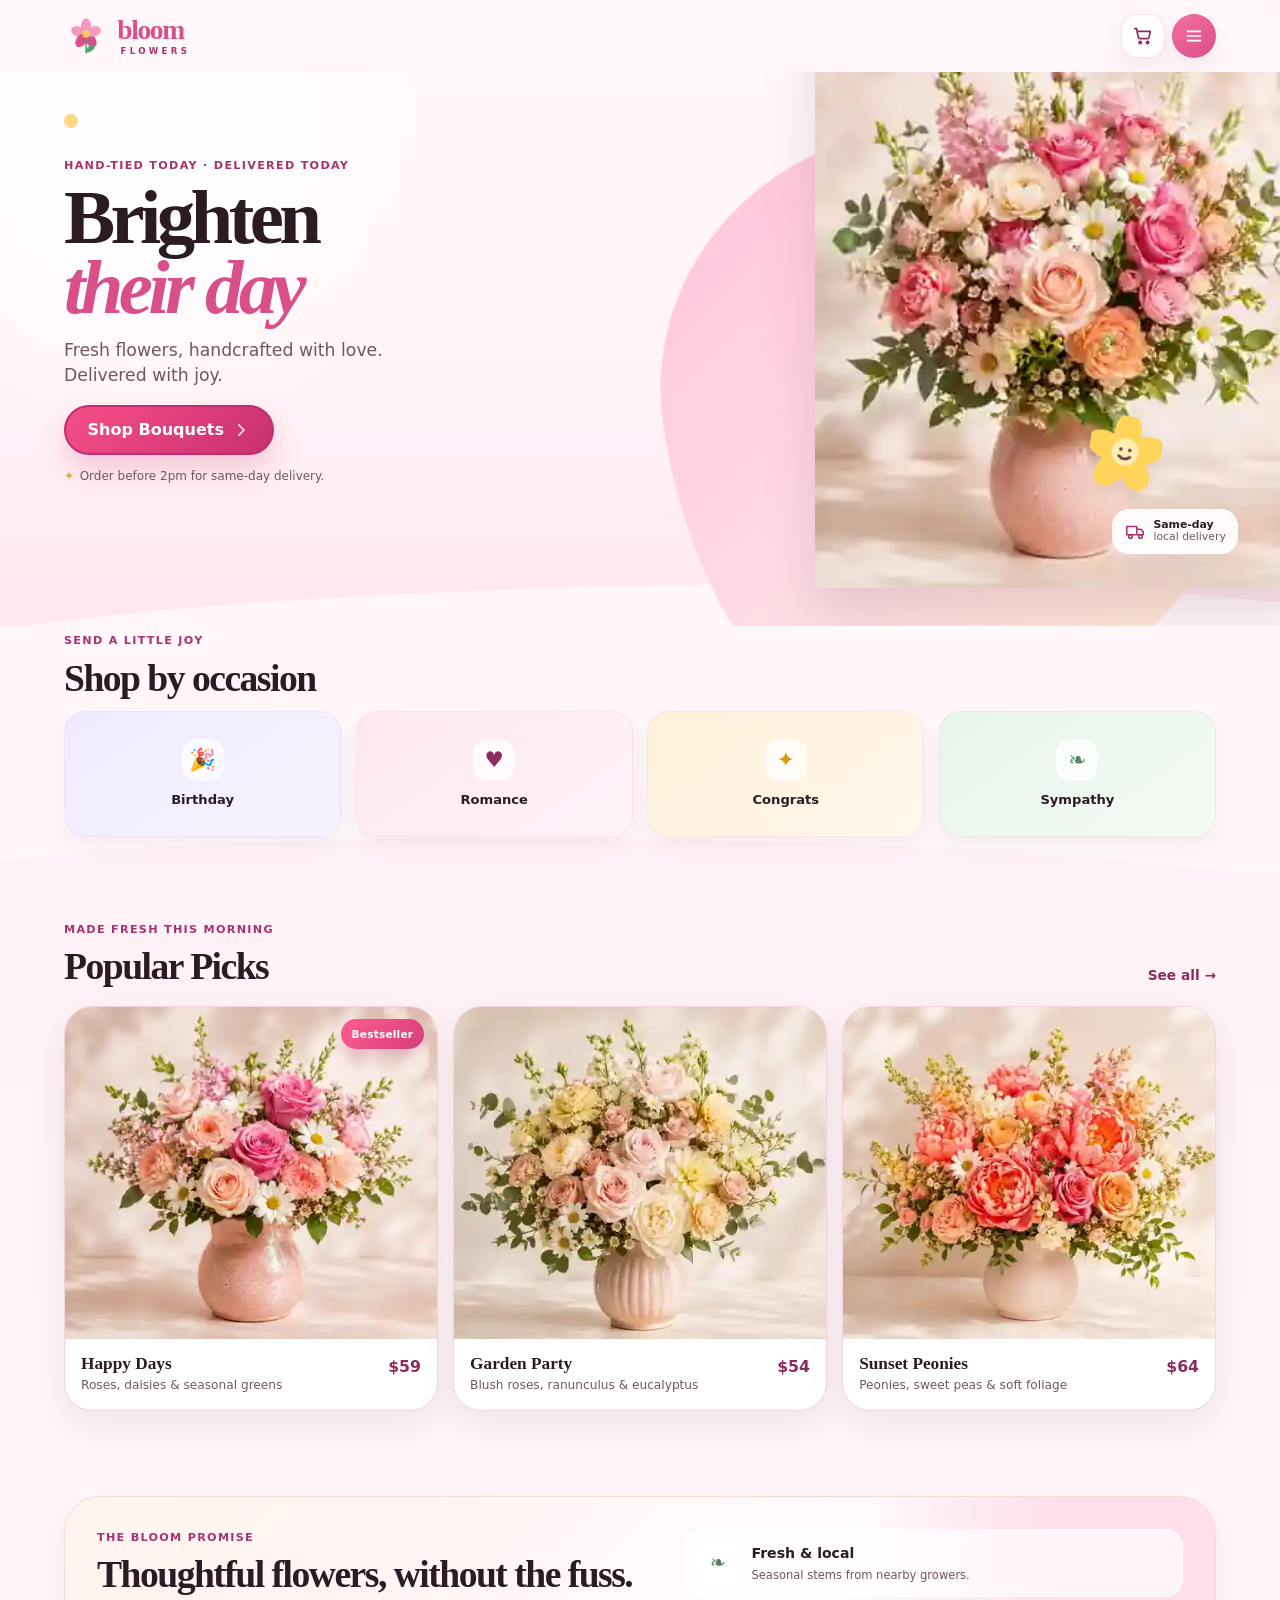
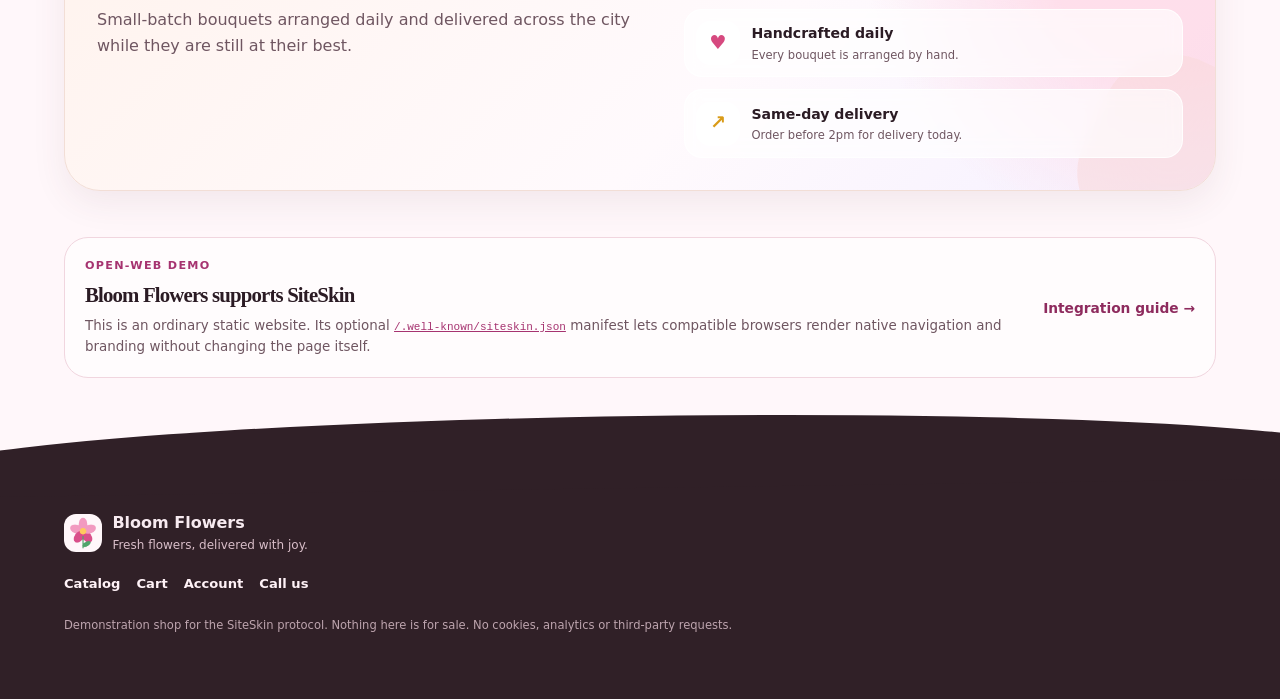
<file: index.html>
<!doctype html>
<html lang="en">
  <head>
    <meta charset="utf-8" />
    <meta name="viewport" content="width=device-width, initial-scale=1" />
    <title>Bloom Flowers — flowers for every little moment</title>
    <meta name="description" content="Fresh, hand-tied flowers for birthdays, celebrations and everyday moments, with same-day delivery." />
    <link rel="stylesheet" href="/assets/site.css" />
    <link rel="stylesheet" href="/assets/storefront.css" />
    <link rel="icon" href="/assets/siteskin/logo.png" />
  </head>
  <body class="home-page">
    <a class="skip-link" href="#main">Skip to content</a>

    <header class="site-header storefront-header">
      <div class="wrap storefront-header__inner">
        <a class="brand storefront-brand" href="/" aria-label="Bloom Flowers home">
          <img src="/assets/siteskin/logo.png" alt="" width="44" height="44" />
          <span class="storefront-brand__wordmark" aria-hidden="true"><strong>bloom</strong><small>FLOWERS</small></span>
        </a>
        <div class="storefront-actions">
          <a class="icon-button" href="/cart/" aria-label="Open cart">
            <svg viewBox="0 0 24 24" aria-hidden="true"><path d="M3 4h2l1.8 9.2a2 2 0 0 0 2 1.6h7.8a2 2 0 0 0 2-1.6L20 7H6" /><circle cx="9" cy="19" r="1.25" /><circle cx="17" cy="19" r="1.25" /></svg>
          </a>
          <details class="site-menu">
            <summary class="icon-button icon-button--menu" aria-label="Open site menu"><svg viewBox="0 0 24 24" aria-hidden="true"><path d="M5 7h14M5 12h14M5 17h14" /></svg></summary>
            <nav class="site-menu__panel" aria-label="Primary"><a href="/" aria-current="page">Home</a><a href="/catalog/">Catalog</a><a href="/cart/">Cart</a><a href="/account/">Account</a></nav>
          </details>
        </div>
      </div>
    </header>

    <main id="main">
      <section class="storefront-hero" aria-labelledby="hero-title">
        <div class="hero-orb hero-orb--one" aria-hidden="true"></div>
        <div class="hero-orb hero-orb--two" aria-hidden="true"></div>
        <div class="wrap hero-grid">
          <div class="hero-copy">
            <p class="eyebrow">Hand-tied today · delivered today</p>
            <h1 id="hero-title">Brighten <span>their day</span></h1>
            <p class="hero-lede">Fresh flowers, handcrafted with love. Delivered with joy.</p>
            <a class="button hero-cta" href="/catalog/">Shop Bouquets <svg viewBox="0 0 24 24" aria-hidden="true"><path d="m9 5 7 7-7 7" /></svg></a>
            <p class="hero-note"><span aria-hidden="true">✦</span> Order before 2pm for same-day delivery.</p>
          </div>

          <figure class="hero-art">
            <div class="hero-art__blob" aria-hidden="true"></div>
            <img src="/assets/storefront/hero-bouquet.webp" alt="A joyful premium bouquet of pink, peach, cream and white flowers in a blush vase" width="820" height="957" fetchpriority="high" />
            <span class="hero-flower-sticker" aria-hidden="true">
              <svg viewBox="0 0 64 64"><g fill="#ffd45b"><ellipse cx="32" cy="14" rx="12" ry="17"/><ellipse cx="50" cy="28" rx="12" ry="17" transform="rotate(70 50 28)"/><ellipse cx="43" cy="49" rx="12" ry="17" transform="rotate(145 43 49)"/><ellipse cx="21" cy="49" rx="12" ry="17" transform="rotate(215 21 49)"/><ellipse cx="14" cy="28" rx="12" ry="17" transform="rotate(290 14 28)"/></g><circle cx="32" cy="32" r="12" fill="#ffeeb4"/><circle cx="28" cy="30" r="1.6" fill="#63394a"/><circle cx="36" cy="30" r="1.6" fill="#63394a"/><path d="M27 36c3 3 7 3 10 0" fill="none" stroke="#63394a" stroke-width="2.3" stroke-linecap="round"/></svg>
            </span>
            <figcaption class="delivery-chip"><svg viewBox="0 0 24 24" aria-hidden="true"><path d="M3 7h11v9H3zM14 10h4l3 3v3h-7z" /><circle cx="7" cy="18" r="2" /><circle cx="18" cy="18" r="2" /></svg><span><strong>Same-day</strong> local delivery</span></figcaption>
          </figure>
        </div>
        <div class="hero-wave" aria-hidden="true"></div>
      </section>

      <section class="occasion-section" aria-labelledby="occasion-title">
        <div class="wrap">
          <div class="section-heading section-heading--compact"><div><p class="section-kicker">Send a little joy</p><h2 id="occasion-title">Shop by occasion</h2></div></div>
          <div class="occasion-grid">
            <a class="occasion-card occasion-card--birthday" href="/catalog/"><span class="occasion-card__icon" aria-hidden="true">🎉</span><span>Birthday</span></a>
            <a class="occasion-card occasion-card--romance" href="/catalog/"><span class="occasion-card__icon" aria-hidden="true">♥</span><span>Romance</span></a>
            <a class="occasion-card occasion-card--congrats" href="/catalog/"><span class="occasion-card__icon" aria-hidden="true">✦</span><span>Congrats</span></a>
            <a class="occasion-card occasion-card--sympathy" href="/catalog/"><span class="occasion-card__icon" aria-hidden="true">❧</span><span>Sympathy</span></a>
          </div>
        </div>
      </section>

      <section class="popular-section" aria-labelledby="popular-title">
        <div class="popular-curve" aria-hidden="true"></div>
        <div class="wrap">
          <div class="section-heading"><div><p class="section-kicker">Made fresh this morning</p><h2 id="popular-title">Popular Picks</h2></div><a class="text-link" href="/catalog/">See all <span aria-hidden="true">→</span></a></div>
          <div class="product-rail">
            <article class="product-card">
              <a class="product-card__image" href="/catalog/happy-days/" aria-label="View Happy Days Bouquet"><img src="/assets/storefront/happy-days.webp" alt="Happy Days bouquet with layered pink roses, peach blooms, white daisies and seasonal greens" width="720" height="600" loading="lazy" /><span class="product-badge">Bestseller</span></a>
              <div class="product-card__body"><div><h3><a href="/catalog/happy-days/">Happy Days</a></h3><p>Roses, daisies & seasonal greens</p></div><strong class="product-price">$59</strong></div>
            </article>
            <article class="product-card">
              <a class="product-card__image" href="/catalog/" aria-label="View Garden Party bouquet in the catalog"><img src="/assets/storefront/garden-party.webp" alt="Garden Party bouquet with cream, yellow, blush and peach flowers" width="480" height="400" loading="lazy" /></a>
              <div class="product-card__body"><div><h3><a href="/catalog/">Garden Party</a></h3><p>Blush roses, ranunculus & eucalyptus</p></div><strong class="product-price">$54</strong></div>
            </article>
            <article class="product-card">
              <a class="product-card__image" href="/catalog/" aria-label="View Sunset Peonies bouquet in the catalog"><img src="/assets/storefront/sunset-peonies.webp" alt="Sunset Peonies bouquet in coral, peach, cream and warm pink tones" width="480" height="400" loading="lazy" /></a>
              <div class="product-card__body"><div><h3><a href="/catalog/">Sunset Peonies</a></h3><p>Peonies, sweet peas & soft foliage</p></div><strong class="product-price">$64</strong></div>
            </article>
          </div>
        </div>
      </section>

      <section class="promise-section" aria-labelledby="promise-title">
        <div class="wrap">
          <div class="promise-card">
            <div class="promise-card__intro"><p class="section-kicker">The Bloom promise</p><h2 id="promise-title">Thoughtful flowers, without the fuss.</h2><p>Small-batch bouquets arranged daily and delivered across the city while they are still at their best.</p></div>
            <ul class="promise-list">
              <li><span class="promise-icon promise-icon--leaf" aria-hidden="true">❧</span><span><strong>Fresh & local</strong><small>Seasonal stems from nearby growers.</small></span></li>
              <li><span class="promise-icon promise-icon--heart" aria-hidden="true">♥</span><span><strong>Handcrafted daily</strong><small>Every bouquet is arranged by hand.</small></span></li>
              <li><span class="promise-icon promise-icon--truck" aria-hidden="true">↗</span><span><strong>Same-day delivery</strong><small>Order before 2pm for delivery today.</small></span></li>
            </ul>
          </div>
        </div>
      </section>

      <section class="protocol-section" aria-labelledby="about-siteskin">
        <div class="wrap">
          <div class="protocol-note">
            <div><p class="protocol-note__eyebrow">Open-web demo</p><h2 id="about-siteskin">Bloom Flowers supports SiteSkin</h2><p>This is an ordinary static website. Its optional <a href="/.well-known/siteskin.json"><code>/.well-known/siteskin.json</code></a> manifest lets compatible browsers render native navigation and branding without changing the page itself.</p></div>
            <a class="text-link" href="https://github.com/denrzv/bloom-flowers/blob/main/INTEGRATION.md">Integration guide <span aria-hidden="true">→</span></a>
          </div>
        </div>
      </section>
    </main>

    <footer class="site-footer storefront-footer">
      <div class="footer-wave" aria-hidden="true"></div>
      <div class="wrap storefront-footer__inner">
        <div class="storefront-footer__brand"><img src="/assets/siteskin/logo.png" alt="" width="36" height="36" /><div><strong>Bloom Flowers</strong><small>Fresh flowers, delivered with joy.</small></div></div>
        <div class="storefront-footer__links"><a href="/catalog/">Catalog</a><a href="/cart/">Cart</a><a href="/account/">Account</a><a href="tel:+10000000000">Call us</a></div>
        <p class="storefront-footer__fineprint">Demonstration shop for the SiteSkin protocol. Nothing here is for sale. No cookies, analytics or third-party requests.</p>
      </div>
    </footer>
  </body>
</html>
</file>
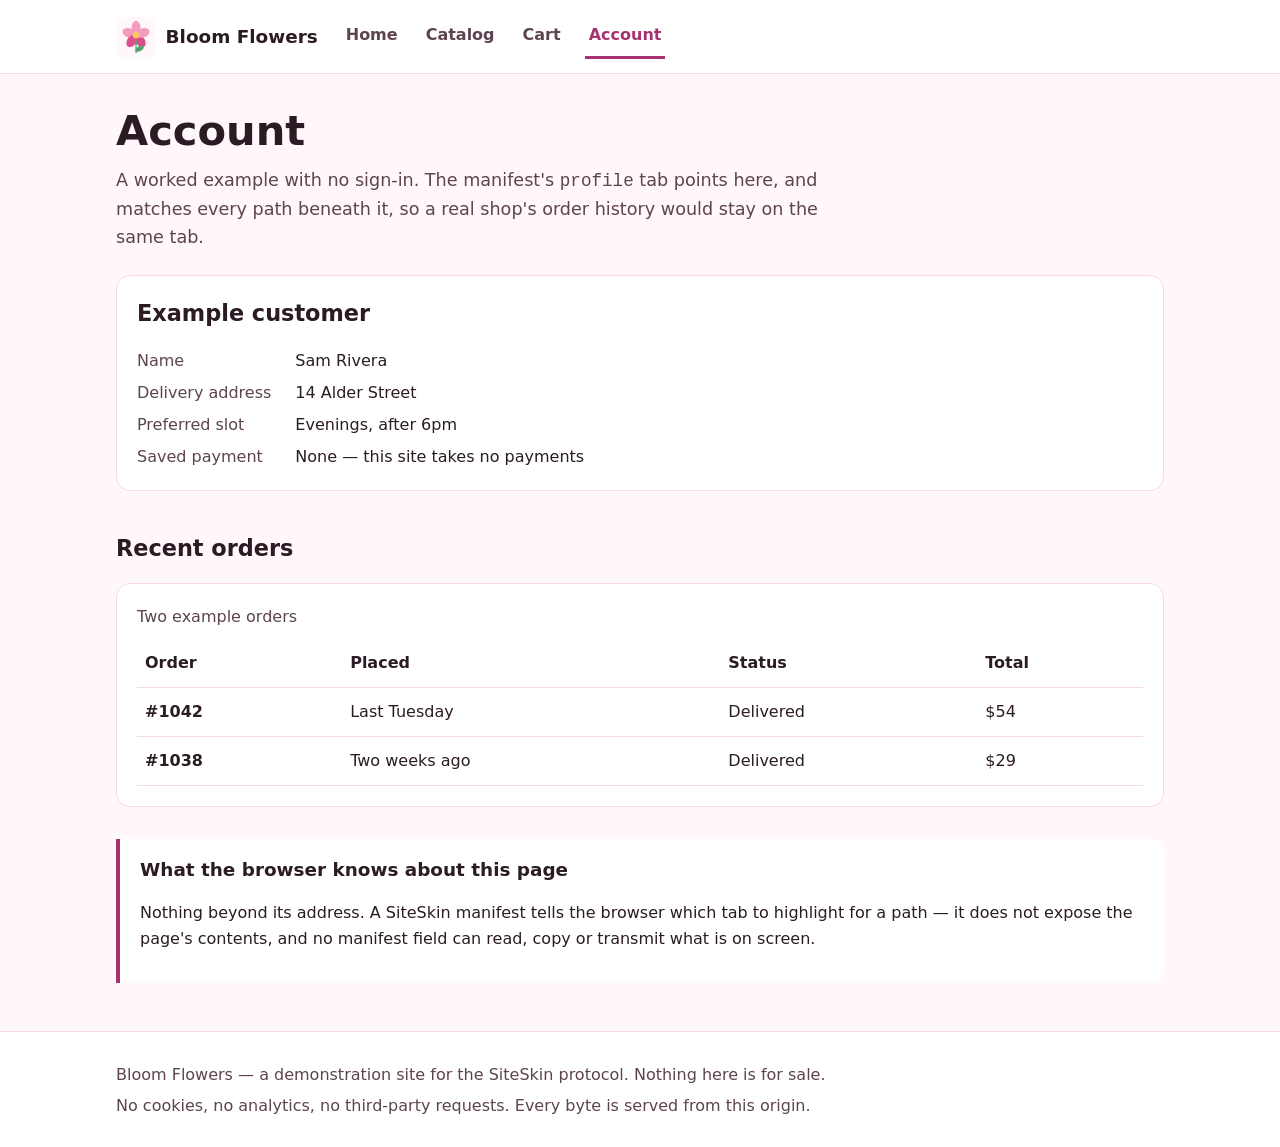
<file: account/index.html>
<!doctype html>
<html lang="en">
  <head>
    <meta charset="utf-8" />
    <meta name="viewport" content="width=device-width, initial-scale=1" />
    <title>Account — Bloom Flowers</title>
    <meta name="description" content="An example profile page, shown to demonstrate SiteSkin navigation." />
    <link rel="stylesheet" href="/assets/site.css" />
    <link rel="icon" href="/assets/siteskin/logo.png" />
  </head>
  <body>
    <a class="skip-link" href="#main">Skip to content</a>

    <header class="site-header">
      <div class="wrap">
        <a class="brand" href="/">
          <img src="/assets/siteskin/logo.png" alt="" width="40" height="40" />
          <span>Bloom Flowers</span>
        </a>
        <nav class="site-nav" aria-label="Primary">
          <ul>
            <li><a href="/">Home</a></li>
            <li><a href="/catalog/">Catalog</a></li>
            <li><a href="/cart/">Cart</a></li>
            <li><a href="/account/" aria-current="page">Account</a></li>
          </ul>
        </nav>
      </div>
    </header>

    <main id="main">
      <div class="wrap">
        <h1>Account</h1>
        <p class="lede">
          A worked example with no sign-in. The manifest's <code>profile</code> tab points here, and
          matches every path beneath it, so a real shop's order history would stay on the same tab.
        </p>

        <div class="panel">
          <h2>Example customer</h2>
          <dl class="summary">
            <dt>Name</dt>
            <dd>Sam Rivera</dd>
            <dt>Delivery address</dt>
            <dd>14 Alder Street</dd>
            <dt>Preferred slot</dt>
            <dd>Evenings, after 6pm</dd>
            <dt>Saved payment</dt>
            <dd>None — this site takes no payments</dd>
          </dl>
        </div>

        <h2>Recent orders</h2>
        <div class="panel">
          <div class="table-scroll">
            <table>
              <caption>Two example orders</caption>
              <thead>
                <tr>
                  <th scope="col">Order</th>
                  <th scope="col">Placed</th>
                  <th scope="col">Status</th>
                  <th scope="col">Total</th>
                </tr>
              </thead>
              <tbody>
                <tr>
                  <th scope="row">#1042</th>
                  <td>Last Tuesday</td>
                  <td>Delivered</td>
                  <td>$54</td>
                </tr>
                <tr>
                  <th scope="row">#1038</th>
                  <td>Two weeks ago</td>
                  <td>Delivered</td>
                  <td>$29</td>
                </tr>
              </tbody>
            </table>
          </div>
        </div>

        <section class="callout" aria-labelledby="account-note">
          <h2 id="account-note">What the browser knows about this page</h2>
          <p>
            Nothing beyond its address. A SiteSkin manifest tells the browser which tab to highlight
            for a path — it does not expose the page's contents, and no manifest field can read,
            copy or transmit what is on screen.
          </p>
        </section>
      </div>
    </main>

    <footer class="site-footer">
      <div class="wrap">
        <p>Bloom Flowers — a demonstration site for the SiteSkin protocol. Nothing here is for sale.</p>
        <p>No cookies, no analytics, no third-party requests. Every byte is served from this origin.</p>
      </div>
    </footer>
  </body>
</html>
</file>
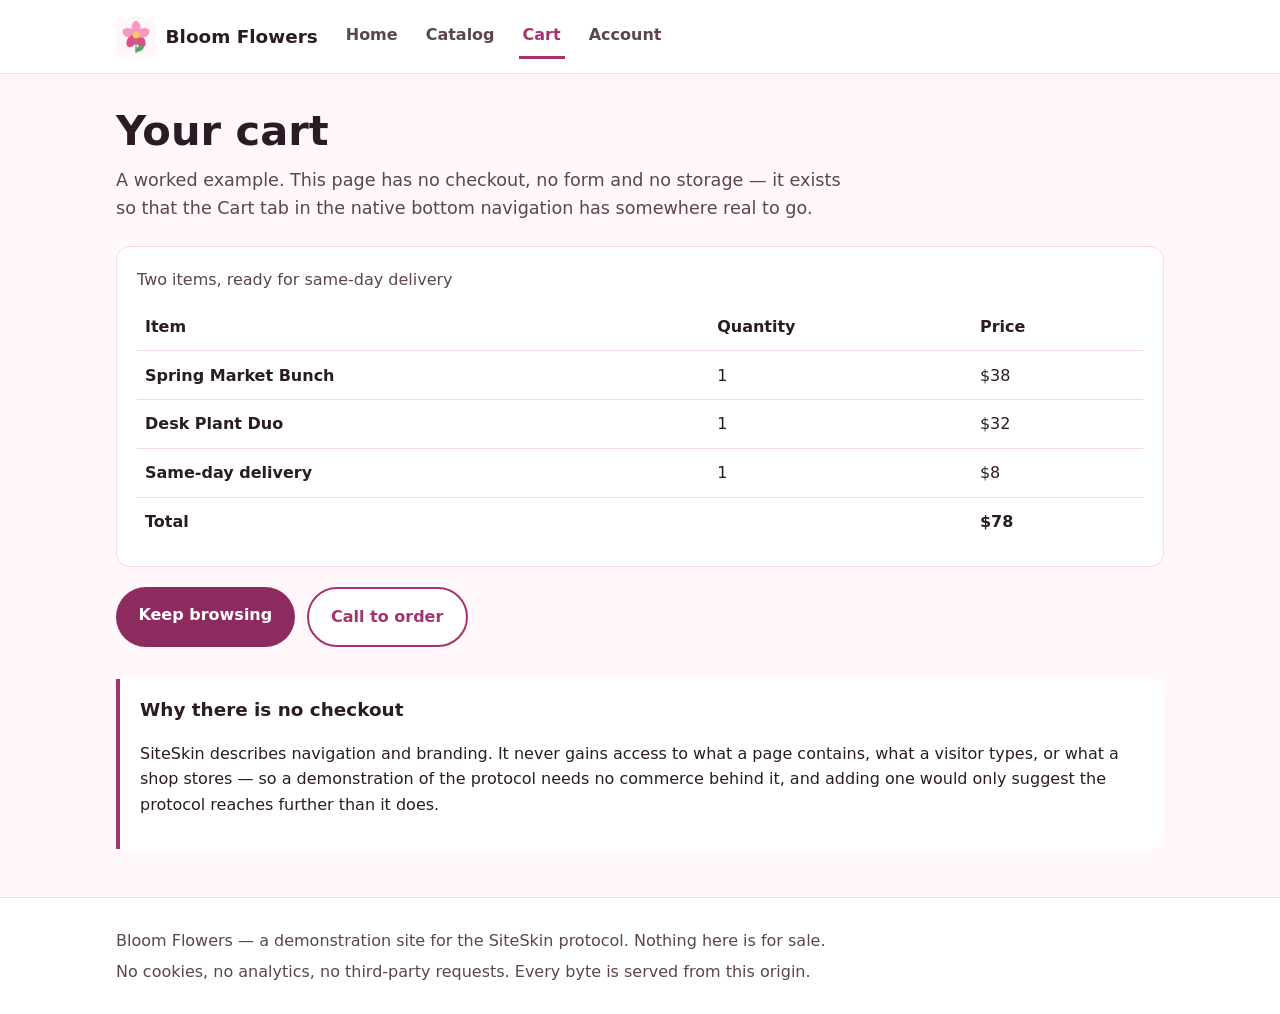
<file: cart/index.html>
<!doctype html>
<html lang="en">
  <head>
    <meta charset="utf-8" />
    <meta name="viewport" content="width=device-width, initial-scale=1" />
    <title>Cart — Bloom Flowers</title>
    <meta name="description" content="An example basket, shown to demonstrate SiteSkin navigation." />
    <link rel="stylesheet" href="/assets/site.css" />
    <link rel="icon" href="/assets/siteskin/logo.png" />
  </head>
  <body>
    <a class="skip-link" href="#main">Skip to content</a>

    <header class="site-header">
      <div class="wrap">
        <a class="brand" href="/">
          <img src="/assets/siteskin/logo.png" alt="" width="40" height="40" />
          <span>Bloom Flowers</span>
        </a>
        <nav class="site-nav" aria-label="Primary">
          <ul>
            <li><a href="/">Home</a></li>
            <li><a href="/catalog/">Catalog</a></li>
            <li><a href="/cart/" aria-current="page">Cart</a></li>
            <li><a href="/account/">Account</a></li>
          </ul>
        </nav>
      </div>
    </header>

    <main id="main">
      <div class="wrap">
        <h1>Your cart</h1>
        <p class="lede">
          A worked example. This page has no checkout, no form and no storage — it exists so that
          the Cart tab in the native bottom navigation has somewhere real to go.
        </p>

        <div class="panel">
          <div class="table-scroll">
            <table>
              <caption>Two items, ready for same-day delivery</caption>
              <thead>
                <tr>
                  <th scope="col">Item</th>
                  <th scope="col">Quantity</th>
                  <th scope="col">Price</th>
                </tr>
              </thead>
              <tbody>
                <tr>
                  <th scope="row">Spring Market Bunch</th>
                  <td>1</td>
                  <td>$38</td>
                </tr>
                <tr>
                  <th scope="row">Desk Plant Duo</th>
                  <td>1</td>
                  <td>$32</td>
                </tr>
                <tr>
                  <th scope="row">Same-day delivery</th>
                  <td>1</td>
                  <td>$8</td>
                </tr>
              </tbody>
              <tfoot>
                <tr>
                  <th scope="row">Total</th>
                  <td></td>
                  <td>$78</td>
                </tr>
              </tfoot>
            </table>
          </div>
        </div>

        <div class="actions">
          <a class="button" href="/catalog/">Keep browsing</a>
          <a class="button button--secondary" href="tel:+10000000000">Call to order</a>
        </div>

        <section class="callout" aria-labelledby="cart-note">
          <h2 id="cart-note">Why there is no checkout</h2>
          <p>
            SiteSkin describes navigation and branding. It never gains access to what a page
            contains, what a visitor types, or what a shop stores — so a demonstration of the
            protocol needs no commerce behind it, and adding one would only suggest the protocol
            reaches further than it does.
          </p>
        </section>
      </div>
    </main>

    <footer class="site-footer">
      <div class="wrap">
        <p>Bloom Flowers — a demonstration site for the SiteSkin protocol. Nothing here is for sale.</p>
        <p>No cookies, no analytics, no third-party requests. Every byte is served from this origin.</p>
      </div>
    </footer>
  </body>
</html>
</file>
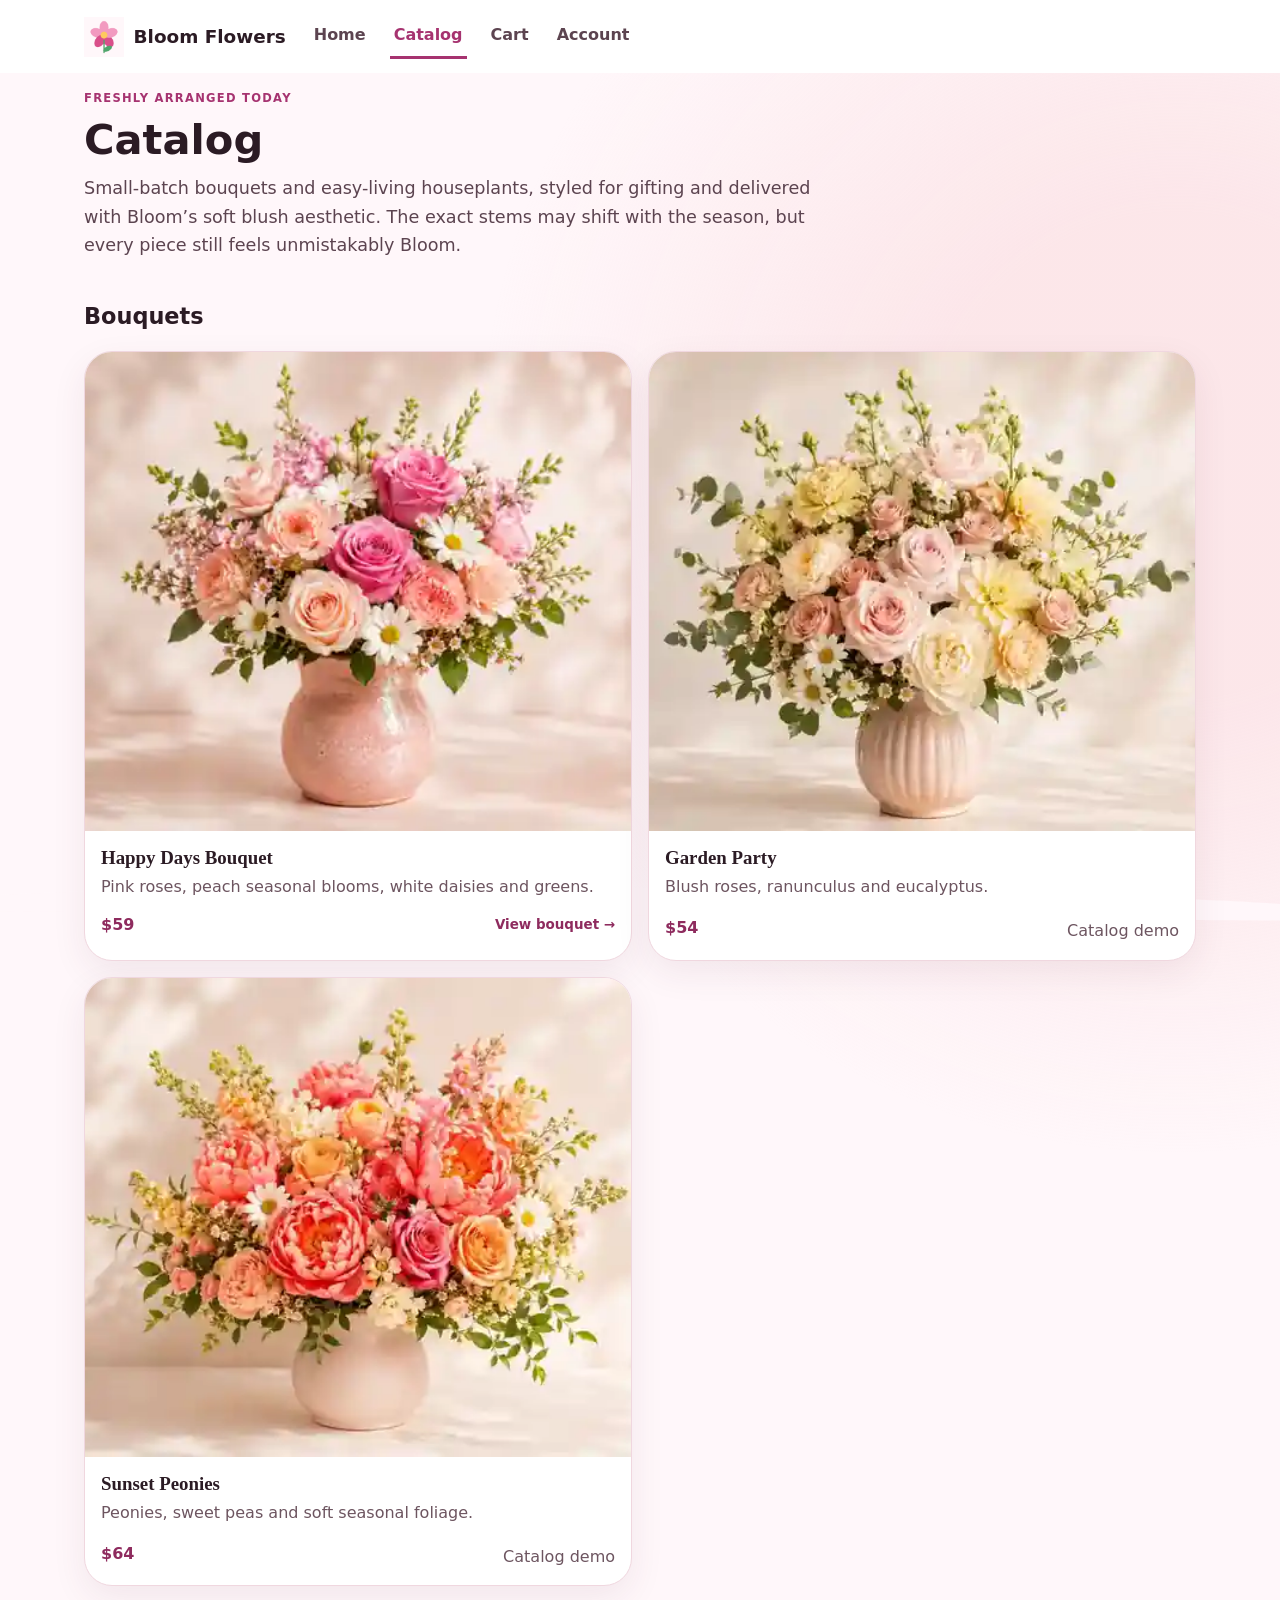
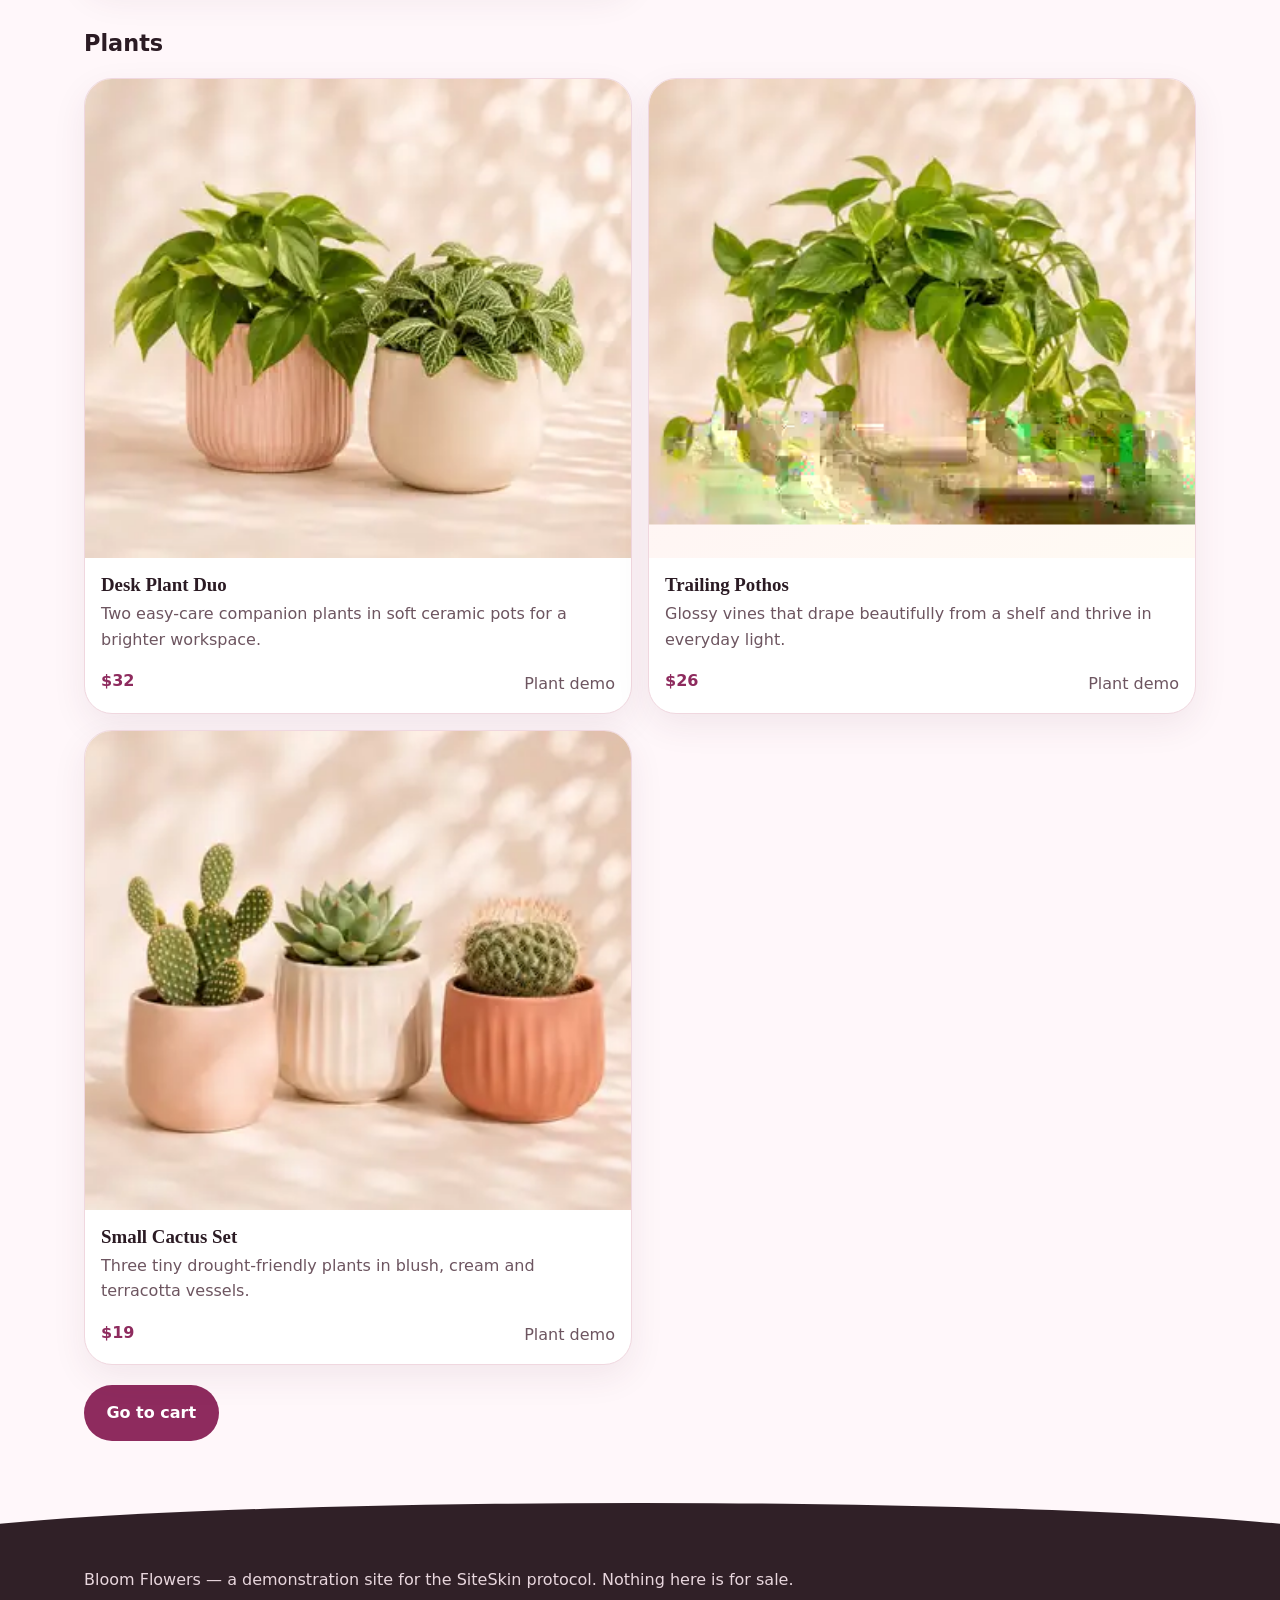
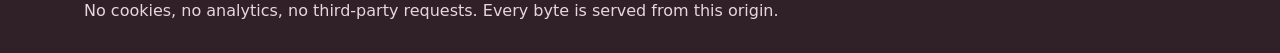
<file: catalog/index.html>
<!doctype html>
<html lang="en">
  <head>
    <meta charset="utf-8" />
    <meta name="viewport" content="width=device-width, initial-scale=1" />
    <title>Catalog — Bloom Flowers</title>
    <meta name="description" content="Every bouquet and plant Bloom Flowers delivers today." />
    <link rel="stylesheet" href="/assets/site.css" />
    <link rel="stylesheet" href="/assets/shop.css" />
    <link rel="icon" href="/assets/siteskin/logo.png" />
  </head>
  <body class="product-page">
    <a class="skip-link" href="#main">Skip to content</a>

    <header class="site-header storefront-header shop-header">
      <div class="wrap">
        <a class="brand" href="/">
          <img src="/assets/siteskin/logo.png" alt="" width="40" height="40" />
          <span>Bloom Flowers</span>
        </a>
        <nav class="site-nav" aria-label="Primary">
          <ul>
            <li><a href="/">Home</a></li>
            <li><a href="/catalog/" aria-current="page">Catalog</a></li>
            <li><a href="/cart/">Cart</a></li>
            <li><a href="/account/">Account</a></li>
          </ul>
        </nav>
      </div>
    </header>

    <main id="main">
      <div class="wrap">
        <div class="catalog-intro">
          <p class="product-eyebrow">Freshly arranged today</p>
          <h1>Catalog</h1>
          <p class="lede">
            Small-batch bouquets and easy-living houseplants, styled for gifting and delivered with Bloom’s soft blush aesthetic.
            The exact stems may shift with the season, but every piece still feels unmistakably Bloom.
          </p>
        </div>

        <h2>Bouquets</h2>
        <ul class="showcase-grid">
          <li class="showcase-card">
            <a class="showcase-card__image" href="/catalog/happy-days/" aria-label="View Happy Days Bouquet">
              <img
                src="/assets/storefront/happy-days.webp"
                alt="Happy Days bouquet with pink roses, peach flowers and white daisies"
                width="420"
                height="350"
              />
              <span class="showcase-badge">Bestseller</span>
            </a>
            <div class="showcase-card__body">
              <h3><a href="/catalog/happy-days/">Happy Days Bouquet</a></h3>
              <p class="note">Pink roses, peach seasonal blooms, white daisies and greens.</p>
              <div class="showcase-card__footer">
                <p class="price">$59</p>
                <a class="showcase-link" href="/catalog/happy-days/">View bouquet →</a>
              </div>
            </div>
          </li>
          <li class="showcase-card">
            <a class="showcase-card__image" href="#garden-party" aria-label="Garden Party bouquet details">
              <img
                src="/assets/storefront/garden-party.webp"
                alt="Garden Party bouquet with blush roses, yellow flowers and eucalyptus"
                width="480"
                height="400"
                loading="lazy"
              />
            </a>
            <div class="showcase-card__body" id="garden-party">
              <h3>Garden Party</h3>
              <p class="note">Blush roses, ranunculus and eucalyptus.</p>
              <div class="showcase-card__footer"><p class="price">$54</p><span class="note">Catalog demo</span></div>
            </div>
          </li>
          <li class="showcase-card">
            <a class="showcase-card__image" href="#sunset-peonies" aria-label="Sunset Peonies bouquet details">
              <img
                src="/assets/storefront/sunset-peonies.webp"
                alt="Sunset Peonies bouquet in coral, peach and warm pink tones"
                width="480"
                height="400"
                loading="lazy"
              />
            </a>
            <div class="showcase-card__body" id="sunset-peonies">
              <h3>Sunset Peonies</h3>
              <p class="note">Peonies, sweet peas and soft seasonal foliage.</p>
              <div class="showcase-card__footer"><p class="price">$64</p><span class="note">Catalog demo</span></div>
            </div>
          </li>
        </ul>

        <h2>Plants</h2>
        <ul class="showcase-grid">
          <li class="showcase-card">
            <a class="showcase-card__image" href="#desk-plant-duo" aria-label="Desk Plant Duo details">
              <img
                src="/assets/storefront/desk-plant-duo.webp"
                alt="Two compact indoor plants in blush and cream ceramic pots"
                width="360"
                height="300"
                loading="lazy"
              />
            </a>
            <div class="showcase-card__body" id="desk-plant-duo">
              <h3>Desk Plant Duo</h3>
              <p class="note">Two easy-care companion plants in soft ceramic pots for a brighter workspace.</p>
              <div class="showcase-card__footer"><p class="price">$32</p><span class="note">Plant demo</span></div>
            </div>
          </li>
          <li class="showcase-card">
            <a class="showcase-card__image" href="#trailing-pothos" aria-label="Trailing Pothos details">
              <img
                src="/assets/storefront/trailing-pothos.webp"
                alt="Trailing pothos with lush green leaves in a blush ceramic pot"
                width="360"
                height="300"
                loading="lazy"
              />
            </a>
            <div class="showcase-card__body" id="trailing-pothos">
              <h3>Trailing Pothos</h3>
              <p class="note">Glossy vines that drape beautifully from a shelf and thrive in everyday light.</p>
              <div class="showcase-card__footer"><p class="price">$26</p><span class="note">Plant demo</span></div>
            </div>
          </li>
          <li class="showcase-card">
            <a class="showcase-card__image" href="#small-cactus-set" aria-label="Small Cactus Set details">
              <img
                src="/assets/storefront/small-cactus-set.webp"
                alt="Three small cacti and succulents in pastel ceramic pots"
                width="360"
                height="300"
                loading="lazy"
              />
            </a>
            <div class="showcase-card__body" id="small-cactus-set">
              <h3>Small Cactus Set</h3>
              <p class="note">Three tiny drought-friendly plants in blush, cream and terracotta vessels.</p>
              <div class="showcase-card__footer"><p class="price">$19</p><span class="note">Plant demo</span></div>
            </div>
          </li>
        </ul>

        <p class="actions"><a class="button" href="/cart/">Go to cart</a></p>
      </div>
    </main>

    <footer class="site-footer">
      <div class="wrap">
        <p>Bloom Flowers — a demonstration site for the SiteSkin protocol. Nothing here is for sale.</p>
        <p>No cookies, no analytics, no third-party requests. Every byte is served from this origin.</p>
      </div>
    </footer>
  </body>
</html>
</file>
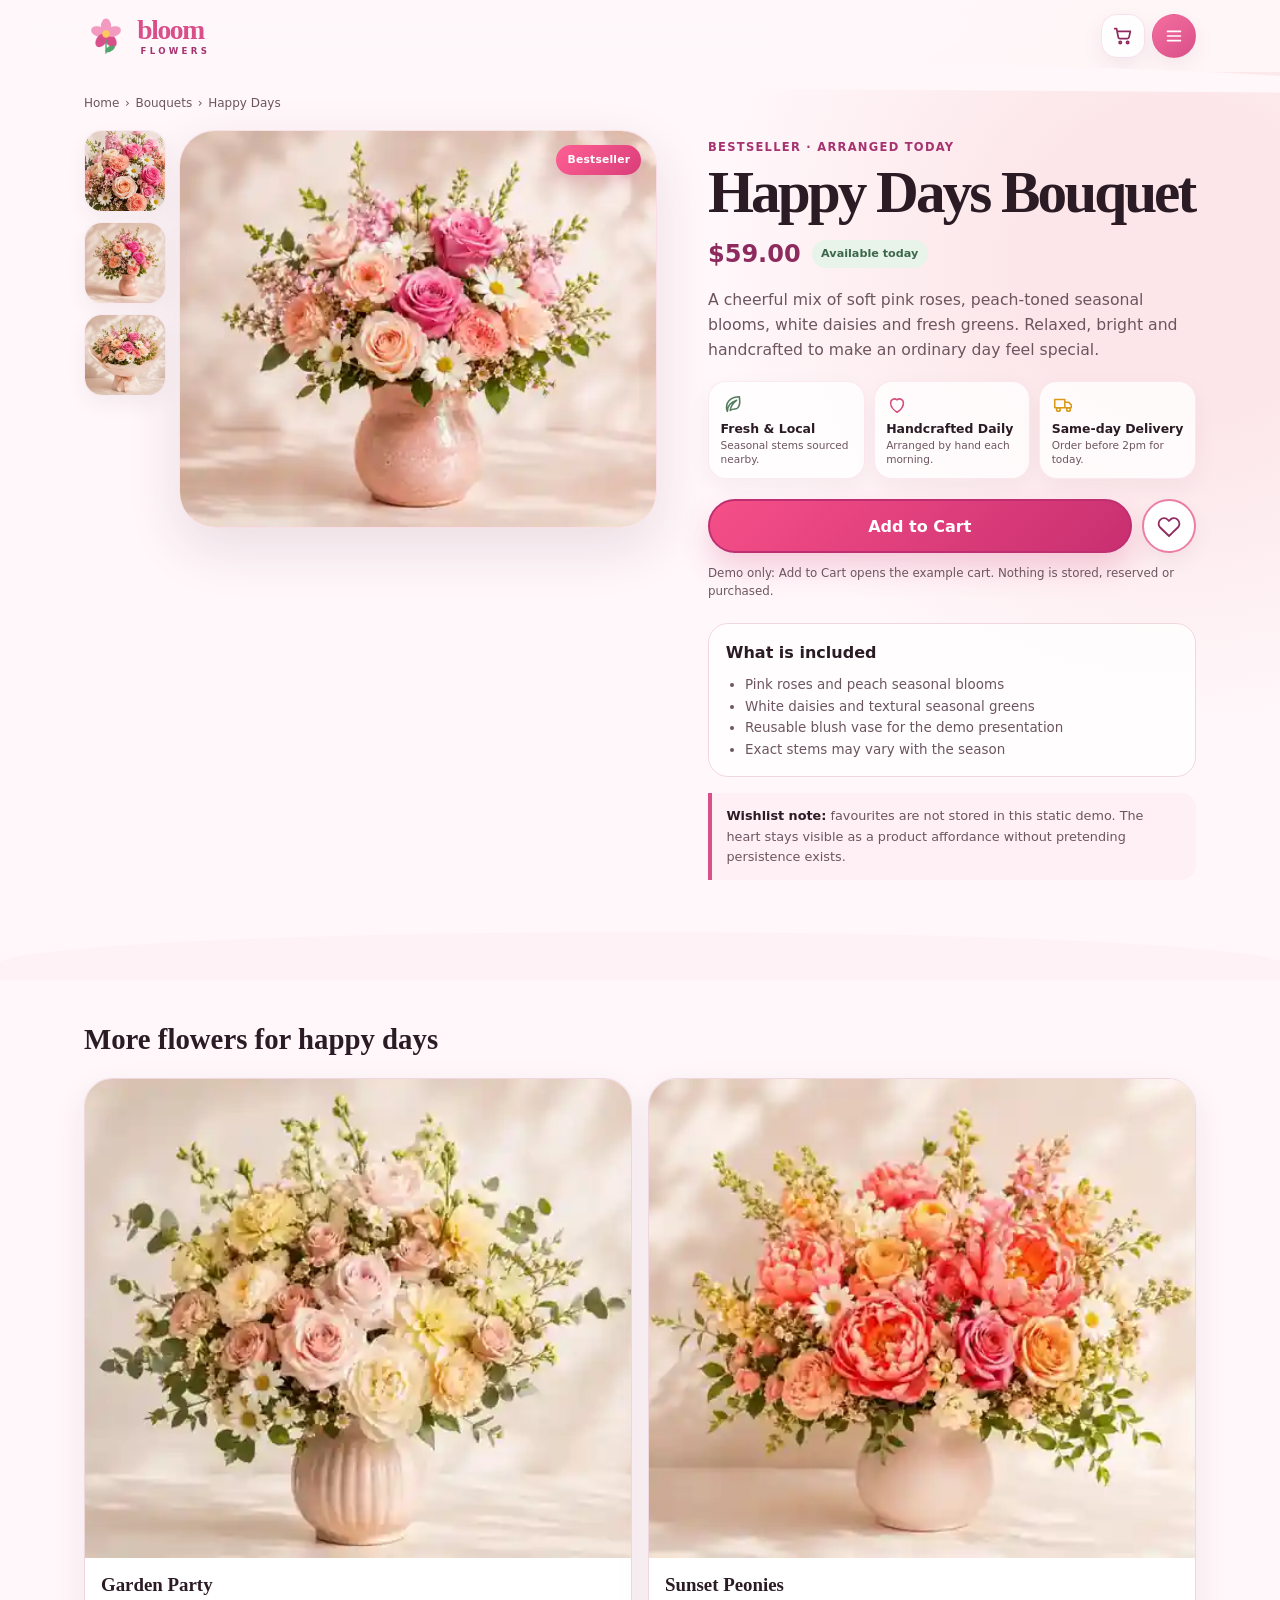
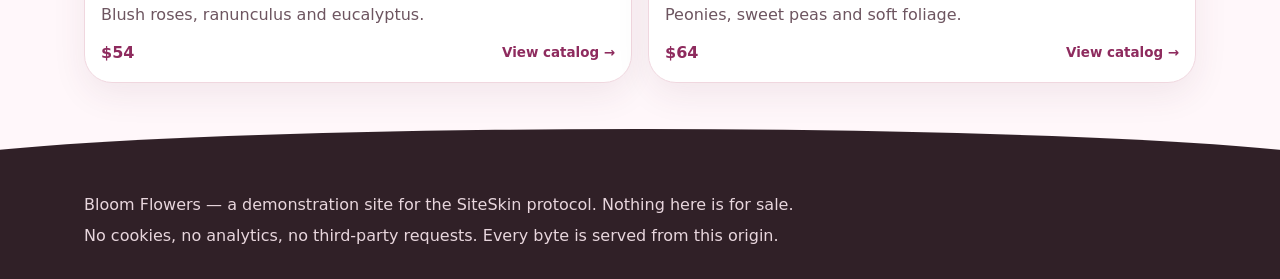
<file: catalog/happy-days/index.html>
<!doctype html>
<html lang="en">
  <head>
    <meta charset="utf-8" />
    <meta name="viewport" content="width=device-width, initial-scale=1" />
    <title>Happy Days Bouquet — Bloom Flowers</title>
    <meta name="description" content="Happy Days Bouquet: a cheerful mix of pink roses, peach flowers, white daisies and seasonal greens." />
    <link rel="stylesheet" href="/assets/site.css" />
    <link rel="stylesheet" href="/assets/storefront.css" />
    <link rel="stylesheet" href="/assets/shop.css" />
    <link rel="icon" href="/assets/siteskin/logo.png" />
  </head>
  <body class="product-page">
    <a class="skip-link" href="#main">Skip to content</a>

    <header class="site-header storefront-header">
      <div class="wrap storefront-header__inner">
        <a class="brand storefront-brand" href="/" aria-label="Bloom Flowers home">
          <img src="/assets/siteskin/logo.png" alt="" width="44" height="44" />
          <span class="storefront-brand__wordmark" aria-hidden="true"><strong>bloom</strong><small>FLOWERS</small></span>
        </a>
        <div class="storefront-actions">
          <a class="icon-button" href="/cart/" aria-label="Open cart">
            <svg viewBox="0 0 24 24" aria-hidden="true"><path d="M3 4h2l1.8 9.2a2 2 0 0 0 2 1.6h7.8a2 2 0 0 0 2-1.6L20 7H6" /><circle cx="9" cy="19" r="1.25" /><circle cx="17" cy="19" r="1.25" /></svg>
          </a>
          <details class="site-menu">
            <summary class="icon-button icon-button--menu" aria-label="Open site menu"><svg viewBox="0 0 24 24" aria-hidden="true"><path d="M5 7h14M5 12h14M5 17h14" /></svg></summary>
            <nav class="site-menu__panel" aria-label="Primary"><a href="/">Home</a><a href="/catalog/" aria-current="page">Catalog</a><a href="/cart/">Cart</a><a href="/account/">Account</a></nav>
          </details>
        </div>
      </div>
    </header>

    <main id="main">
      <div class="wrap">
        <nav aria-label="Breadcrumb">
          <ol class="breadcrumbs"><li><a href="/">Home</a></li><li aria-hidden="true">›</li><li><a href="/catalog/">Bouquets</a></li><li aria-hidden="true">›</li><li aria-current="page">Happy Days</li></ol>
        </nav>

        <div class="product-layout">
          <section class="product-gallery" aria-label="Happy Days bouquet gallery">
            <div class="product-thumbnails" aria-label="Additional bouquet views">
              <div class="product-thumb"><img src="/assets/storefront/happy-days-detail-1.webp" alt="Close-up of the Happy Days bouquet showing layered pink and peach blooms" width="420" height="420" /></div>
              <div class="product-thumb"><img src="/assets/storefront/happy-days-detail-2.webp" alt="Side view of the Happy Days bouquet in its blush vase" width="420" height="420" /></div>
              <div class="product-thumb"><img src="/assets/storefront/happy-days-detail-3.webp" alt="Happy Days bouquet wrapped in blush paper and ready for delivery" width="520" height="520" /></div>
            </div>
            <div class="product-hero-image"><img src="/assets/storefront/happy-days.webp" alt="Happy Days Bouquet with layered pink roses, peach flowers, white daisies and seasonal greens in a blush vase" width="720" height="600" fetchpriority="high" /></div>
          </section>

          <section class="product-copy" aria-labelledby="product-title">
            <p class="product-eyebrow">Bestseller · arranged today</p>
            <h1 id="product-title">Happy Days Bouquet</h1>
            <p class="product-price-line"><strong>$59.00</strong><span class="product-status">Available today</span></p>
            <p class="product-description">A cheerful mix of soft pink roses, peach-toned seasonal blooms, white daisies and fresh greens. Relaxed, bright and handcrafted to make an ordinary day feel special.</p>
            <ul class="fulfilment-list" aria-label="Fulfilment highlights">
              <li><svg viewBox="0 0 24 24" aria-hidden="true"><path d="M20 4C12 4 6 8.5 6 16c0 1.4.4 2.8 1 4 0-6 4-10 10-12-4 2.7-6.3 6.4-7 11 1.4-1 3.2-1.5 5-1.5 4.5 0 6.5-4.8 5-13.5Z" /></svg><span><strong>Fresh & Local</strong><small>Seasonal stems sourced nearby.</small></span></li>
              <li><svg viewBox="0 0 24 24" aria-hidden="true"><path d="M12 21s-7-4.4-7-10.2A4.3 4.3 0 0 1 12 7.4a4.3 4.3 0 0 1 7 3.4C19 16.6 12 21 12 21Z" /></svg><span><strong>Handcrafted Daily</strong><small>Arranged by hand each morning.</small></span></li>
              <li><svg viewBox="0 0 24 24" aria-hidden="true"><path d="M3 7h11v9H3zM14 10h4l3 3v3h-7z" /><circle cx="7" cy="18" r="2" /><circle cx="18" cy="18" r="2" /></svg><span><strong>Same-day Delivery</strong><small>Order before 2pm for today.</small></span></li>
            </ul>
            <div class="product-actions"><a class="button" href="/cart/" aria-describedby="static-demo-note">Add to Cart</a><a class="favorite-link" href="#wishlist-note" aria-label="About saving Happy Days Bouquet to favourites"><svg viewBox="0 0 24 24" aria-hidden="true"><path d="M20.8 5.8a5.4 5.4 0 0 0-7.7 0L12 7l-1.1-1.2a5.4 5.4 0 0 0-7.7 7.7L12 22l8.8-8.5a5.4 5.4 0 0 0 0-7.7Z" /></svg></a></div>
            <p class="static-demo-note" id="static-demo-note">Demo only: Add to Cart opens the example cart. Nothing is stored, reserved or purchased.</p>
            <div class="product-details"><h2>What is included</h2><ul><li>Pink roses and peach seasonal blooms</li><li>White daisies and textural seasonal greens</li><li>Reusable blush vase for the demo presentation</li><li>Exact stems may vary with the season</li></ul></div>
            <p class="wishlist-note" id="wishlist-note" tabindex="-1"><strong>Wishlist note:</strong> favourites are not stored in this static demo. The heart stays visible as a product affordance without pretending persistence exists.</p>
          </section>
        </div>

        <section class="product-related" aria-labelledby="related-title">
          <h2 id="related-title">More flowers for happy days</h2>
          <ul class="showcase-grid">
            <li class="showcase-card"><a class="showcase-card__image" href="/catalog/"><img src="/assets/storefront/garden-party.webp" alt="Garden Party bouquet with cream, yellow, blush and peach flowers" width="480" height="400" loading="lazy" /></a><div class="showcase-card__body"><h3><a href="/catalog/">Garden Party</a></h3><p class="note">Blush roses, ranunculus and eucalyptus.</p><div class="showcase-card__footer"><p class="price">$54</p><a class="showcase-link" href="/catalog/">View catalog →</a></div></div></li>
            <li class="showcase-card"><a class="showcase-card__image" href="/catalog/"><img src="/assets/storefront/sunset-peonies.webp" alt="Sunset Peonies bouquet in coral, peach, cream and warm pink tones" width="480" height="400" loading="lazy" /></a><div class="showcase-card__body"><h3><a href="/catalog/">Sunset Peonies</a></h3><p class="note">Peonies, sweet peas and soft foliage.</p><div class="showcase-card__footer"><p class="price">$64</p><a class="showcase-link" href="/catalog/">View catalog →</a></div></div></li>
          </ul>
        </section>
      </div>
    </main>

    <footer class="site-footer"><div class="wrap"><p>Bloom Flowers — a demonstration site for the SiteSkin protocol. Nothing here is for sale.</p><p>No cookies, no analytics, no third-party requests. Every byte is served from this origin.</p></div></footer>
  </body>
</html>
</file>
<file: assets/site.css>
/*
 * Bloom Flowers — the SiteSkin reference integration.
 *
 * One stylesheet, no framework, no build step, nothing loaded from another origin. A site owner
 * reading this repository should be able to see the whole integration at once, and the whole
 * integration is `.well-known/siteskin.json` — this file exists so the page underneath it looks
 * like a real shop, not so the manifest has help.
 *
 * The four custom properties below are the same four values the manifest publishes in
 * `branding`. They are declared once, here, so the page and the native chrome cannot drift apart.
 */

:root {
  /* Published in .well-known/siteskin.json — keep in step. */
  --brand: #d94f8a;
  --brand-soft: #fadadd;
  --surface: #fff7fa;
  --ink: #2b1b24;

  /*
   * Derived, and deliberately not in the manifest.
   *
   * White on --brand is 3.86:1, which clears WCAG AA for large text and fails it for body text.
   * Rather than lower the bar, the site darkens the brand for anything small: --brand-ink is
   * 5.99:1 on the surface and --brand-deep carries white at 7.9:1.
   *
   * This is the same correction the browser applies on its own — SiteSkin runs a contrast guard
   * over every manifest colour pair and corrects what fails, so the native chrome is readable
   * whatever a site publishes. Doing it here too means the page and the chrome agree.
   */
  --brand-ink: #a63370;
  --brand-deep: #8e2b5e;
  --muted: #5c4450;
  --leaf: #4f5d53;

  --radius: 14px;
  --measure: 68rem;
}

*,
*::before,
*::after {
  box-sizing: border-box;
}

body {
  margin: 0;
  background: var(--surface);
  color: var(--ink);
  font: 16px/1.6 system-ui, -apple-system, "Segoe UI", Roboto, sans-serif;
}

/* System fonts only. A hosted webfont would be a second origin, and this site has exactly one. */

img {
  max-width: 100%;
  height: auto;
}

a {
  color: var(--brand-ink);
}

/*
 * Focus is never removed, only restyled. The outline is offset so it stays visible against both
 * the surface and the brand fills.
 */
:focus-visible {
  outline: 3px solid var(--brand-deep);
  outline-offset: 3px;
  border-radius: 4px;
}

.skip-link {
  position: absolute;
  left: -9999px;
  top: 0;
  background: var(--brand-deep);
  color: #fff;
  padding: 0.75rem 1rem;
  z-index: 10;
}

.skip-link:focus {
  left: 0;
}

.wrap {
  max-width: var(--measure);
  margin: 0 auto;
  padding: 0 1.25rem;
}

/* --- header ------------------------------------------------------------------------------- */

.site-header {
  background: #fff;
  border-bottom: 1px solid var(--brand-soft);
}

.site-header .wrap {
  display: flex;
  flex-wrap: wrap;
  align-items: center;
  gap: 0.75rem 1.5rem;
  padding-block: 0.9rem;
}

.brand {
  display: flex;
  align-items: center;
  gap: 0.6rem;
  font-weight: 700;
  font-size: 1.15rem;
  color: var(--ink);
  text-decoration: none;
}

.brand img {
  width: 40px;
  height: 40px;
}

.site-nav ul {
  display: flex;
  flex-wrap: wrap;
  gap: 0.35rem 1.25rem;
  margin: 0;
  padding: 0;
  list-style: none;
}

.site-nav a {
  display: inline-block;
  padding: 0.5rem 0.25rem;
  text-decoration: none;
  font-weight: 600;
  color: var(--muted);
  border-bottom: 3px solid transparent;
}

.site-nav a:hover {
  color: var(--brand-ink);
}

/*
 * The current page is marked with aria-current in the markup, and shown with a weight change and
 * an underline as well as colour — colour alone would leave the state invisible to anyone who
 * cannot distinguish it.
 */
.site-nav a[aria-current="page"] {
  color: var(--brand-ink);
  border-bottom-color: var(--brand-ink);
}

/* --- generic blocks ----------------------------------------------------------------------- */

main {
  padding-block: 2rem 3rem;
}

h1 {
  font-size: clamp(1.8rem, 1.2rem + 2.4vw, 2.6rem);
  line-height: 1.2;
  margin: 0 0 0.6rem;
}

h2 {
  font-size: 1.4rem;
  margin: 2.5rem 0 1rem;
}

.lede {
  font-size: 1.1rem;
  color: var(--muted);
  margin: 0 0 1.5rem;
  max-width: 46rem;
}

.hero {
  background: linear-gradient(135deg, var(--brand-soft), #fff);
  border: 1px solid var(--brand-soft);
  border-radius: var(--radius);
  padding: clamp(1.5rem, 1rem + 2vw, 2.75rem);
  margin-bottom: 1rem;
}

.hero p {
  max-width: 40rem;
}

.actions {
  display: flex;
  flex-wrap: wrap;
  gap: 0.75rem;
  margin-top: 1.25rem;
}

.button {
  display: inline-block;
  padding: 0.8rem 1.4rem;
  border-radius: 999px;
  background: var(--brand-deep);
  color: #fff;
  font-weight: 600;
  text-decoration: none;
  min-height: 48px; /* the same 48px target the browser holds its own controls to */
  line-height: 1.9;
}

.button--secondary {
  background: #fff;
  color: var(--brand-ink);
  border: 2px solid var(--brand-ink);
}

.grid {
  display: grid;
  gap: 1.25rem;
  grid-template-columns: repeat(auto-fill, minmax(15rem, 1fr));
  padding: 0;
  margin: 0;
  list-style: none;
}

.card {
  background: #fff;
  border: 1px solid var(--brand-soft);
  border-radius: var(--radius);
  padding: 1.1rem;
  display: flex;
  flex-direction: column;
  gap: 0.4rem;
}

.card h3 {
  margin: 0;
  font-size: 1.05rem;
}

.card .price {
  font-weight: 700;
  color: var(--brand-ink);
}

.card .note {
  color: var(--muted);
  font-size: 0.95rem;
  margin: 0;
}

.swatch {
  height: 7rem;
  border-radius: 10px;
  background: var(--brand-soft);
  display: grid;
  place-items: center;
  font-size: 2.5rem;
}

.panel > h2:first-child {
  margin-top: 0;
}

.panel {
  background: #fff;
  border: 1px solid var(--brand-soft);
  border-radius: var(--radius);
  padding: 1.25rem;
}

/*
 * Wide content scrolls inside its own box rather than widening the page. Without this a
 * three-column table sets a min-content width larger than a phone viewport, and every block on
 * the page inherits the overflow -- the paragraphs get clipped, not just the table.
 */
.table-scroll {
  overflow-x: auto;
}

table {
  width: 100%;
  border-collapse: collapse;
  min-width: 22rem;
}

caption {
  text-align: left;
  color: var(--muted);
  padding-bottom: 0.6rem;
}

th,
td {
  text-align: left;
  padding: 0.7rem 0.5rem;
  border-bottom: 1px solid var(--brand-soft);
}

tfoot th,
tfoot td {
  border-bottom: none;
  font-weight: 700;
}

dl.summary {
  display: grid;
  grid-template-columns: max-content 1fr;
  gap: 0.4rem 1.5rem;
  margin: 0;
}

dl.summary dt {
  color: var(--muted);
}

dl.summary dd {
  margin: 0;
}

.callout {
  border-left: 4px solid var(--brand-ink);
  background: #fff;
  padding: 1rem 1.25rem;
  border-radius: 0 var(--radius) var(--radius) 0;
  margin: 2rem 0 0;
}

.callout h2 {
  margin-top: 0;
  font-size: 1.15rem;
}

/* --- footer ------------------------------------------------------------------------------- */

.site-footer {
  border-top: 1px solid var(--brand-soft);
  background: #fff;
  padding-block: 1.5rem;
  color: var(--muted);
}

.site-footer p {
  margin: 0.35rem 0;
}

.site-footer a {
  color: var(--brand-ink);
}

@media (prefers-reduced-motion: no-preference) {
  a,
  .button {
    transition: color 120ms ease, background-color 120ms ease, border-color 120ms ease;
  }
}
</file>
<file: assets/storefront.css>
:root {
  --brand: #d94f8a;
  --brand-soft: #fadadd;
  --surface: #fff7fa;
  --ink: #2b1b24;
  --brand-ink: #a63370;
  --brand-deep: #8e2b5e;
  --muted: #6f5661;
  --cream: #fffaf5;
  --peach: #ffe5dc;
  --lilac: #eee8ff;
  --mint: #e9f5ec;
  --sun: #fff0bc;
  --line: #f1d6df;
  --shadow: 0 20px 54px rgb(93 45 66 / 12%);
  --shadow-soft: 0 12px 34px rgb(93 45 66 / 8%);
  --measure: 72rem;
}

*, *::before, *::after { box-sizing: border-box; }
html { background: var(--surface); scroll-behavior: smooth; }
body { overflow-x: hidden; background: var(--surface); color: var(--ink); }
img, svg { display: block; }
a, summary { -webkit-tap-highlight-color: transparent; }

.home-page main { padding: 0; }
.home-page .wrap {
  width: min(100% - 2rem, var(--measure));
  max-width: none;
  margin-inline: auto;
  padding-inline: 0;
}

.storefront-header {
  position: relative;
  z-index: 30;
  border: 0;
  background: rgb(255 247 250 / 88%);
  backdrop-filter: blur(18px);
}

.storefront-header__inner {
  display: flex;
  min-height: 72px;
  align-items: center;
  justify-content: space-between;
  gap: 1rem;
  padding-block: .75rem !important;
}

.storefront-brand {
  display: inline-flex;
  align-items: center;
  gap: .58rem;
  color: var(--ink);
  text-decoration: none;
}

.storefront-brand img { width: 44px; height: 44px; }
.storefront-brand__wordmark { display: grid; line-height: 1; }
.storefront-brand__wordmark strong {
  color: var(--brand);
  font-family: ui-serif, Georgia, Cambria, "Times New Roman", serif;
  font-size: 1.72rem;
  font-weight: 700;
  letter-spacing: -.05em;
}
.storefront-brand__wordmark small {
  margin-top: .2rem;
  color: var(--brand-ink);
  font-size: .54rem;
  font-weight: 900;
  letter-spacing: .38em;
  text-indent: .38em;
}

.storefront-actions { display: flex; align-items: center; gap: .45rem; }
.icon-button {
  display: grid;
  width: 44px;
  height: 44px;
  place-items: center;
  padding: 0;
  border: 1px solid rgb(217 79 138 / 16%);
  border-radius: 16px;
  background: rgb(255 255 255 / 88%);
  color: var(--brand-deep);
  box-shadow: 0 8px 20px rgb(112 54 79 / 8%);
  cursor: pointer;
  list-style: none;
  text-decoration: none;
}
.icon-button--menu { border-radius: 50%; background: linear-gradient(145deg, #f56f9e, #d94f8a); color: #fff; }
.icon-button::-webkit-details-marker { display: none; }
.icon-button svg { width: 22px; height: 22px; fill: none; stroke: currentColor; stroke-linecap: round; stroke-linejoin: round; stroke-width: 1.9; }
.site-menu { position: relative; }
.site-menu__panel {
  position: absolute;
  top: calc(100% + .65rem);
  right: 0;
  display: grid;
  min-width: 12.5rem;
  padding: .55rem;
  border: 1px solid var(--line);
  border-radius: 20px;
  background: #fff;
  box-shadow: var(--shadow);
}
.site-menu__panel a { padding: .74rem .85rem; border-radius: 13px; color: var(--ink); font-weight: 750; text-decoration: none; }
.site-menu__panel a:hover, .site-menu__panel a[aria-current="page"] { background: var(--surface); color: var(--brand-ink); }

.storefront-hero {
  position: relative;
  isolation: isolate;
  overflow: hidden;
  min-height: 430px;
  padding: .35rem 0 3rem;
  background: radial-gradient(circle at 12% 16%, rgb(255 255 255 / 92%) 0 8%, transparent 23%), linear-gradient(180deg, #fff8fa 0%, #fff3f6 62%, #ffe7ed 100%);
}
.hero-grid {
  position: relative;
  z-index: 3;
  display: grid;
  grid-template-columns: minmax(0, 1.02fr) minmax(10rem, .98fr);
  align-items: center;
  gap: .2rem;
  min-height: 390px;
}
.hero-copy { position: relative; z-index: 5; padding: 1rem 0 1.8rem; }
.eyebrow, .section-kicker, .protocol-note__eyebrow { margin: 0 0 .55rem; color: var(--brand-ink); font-size: .7rem; font-weight: 900; letter-spacing: .115em; text-transform: uppercase; }
.hero-copy h1 { max-width: 7ch; margin: 0; font-family: ui-serif, Georgia, Cambria, "Times New Roman", serif; font-size: clamp(2.75rem, 12vw, 4.8rem); font-weight: 760; letter-spacing: -.06em; line-height: .9; }
.hero-copy h1 span { display: block; color: var(--brand); font-style: italic; font-weight: 650; }
.hero-lede { max-width: 20rem; margin: 1rem 0 1.05rem; color: var(--muted); font-size: clamp(.92rem, 3.7vw, 1.08rem); line-height: 1.45; }
.button { display: inline-flex; min-height: 50px; align-items: center; justify-content: center; gap: .5rem; padding: .75rem 1.35rem; border: 2px solid var(--brand-deep); border-radius: 999px; background: var(--brand-deep); color: #fff; font-weight: 850; line-height: 1.2; text-decoration: none; box-shadow: 0 12px 26px rgb(142 43 94 / 18%); }
.button svg { width: 18px; height: 18px; fill: none; stroke: currentColor; stroke-linecap: round; stroke-linejoin: round; stroke-width: 2; }
.hero-cta { border-color: #bd2f70; background: linear-gradient(135deg, #f64f88, #c82f70); box-shadow: 0 14px 30px rgb(210 58 116 / 23%); }
.hero-note { display: flex; align-items: center; gap: .35rem; margin: .75rem 0 0; color: var(--muted); font-size: .75rem; }
.hero-note span { color: #e5a91c; }

.hero-art { position: relative; align-self: stretch; min-width: 0; margin: 0 -3rem 0 -2rem; }
.hero-art__blob { position: absolute; top: 9%; right: -2%; width: 95%; aspect-ratio: 1; border-radius: 44% 56% 66% 34% / 42% 37% 63% 58%; background: linear-gradient(145deg, #ffc4d7 0%, #ffdce5 50%, #ffeecf 100%); transform: rotate(-8deg); box-shadow: inset 0 0 0 1px rgb(255 255 255 / 60%); }
.hero-art img { position: absolute; z-index: 2; right: -8%; bottom: -2%; width: min(325px, 150%); max-width: none; filter: drop-shadow(0 24px 26px rgb(87 42 61 / 15%)); }
.hero-flower-sticker { position: absolute; z-index: 4; right: 8%; bottom: 18%; width: 58px; filter: drop-shadow(0 8px 10px rgb(95 55 40 / 16%)); transform: rotate(9deg); }
.delivery-chip { position: absolute; z-index: 5; right: 1.6rem; bottom: 1.5rem; display: flex; max-width: 10.5rem; align-items: center; gap: .45rem; padding: .55rem .72rem; border: 1px solid rgb(255 255 255 / 85%); border-radius: 17px; background: rgb(255 255 255 / 89%); box-shadow: var(--shadow-soft); color: var(--muted); font-size: .68rem; line-height: 1.15; backdrop-filter: blur(10px); }
.delivery-chip svg { width: 22px; height: 22px; flex: 0 0 auto; fill: none; stroke: var(--brand-ink); stroke-linecap: round; stroke-linejoin: round; stroke-width: 1.7; }
.delivery-chip strong { display: block; color: var(--ink); }
.hero-orb { position: absolute; z-index: 1; border-radius: 50%; opacity: .7; }
.hero-orb--one { top: 42px; left: 5%; width: 14px; height: 14px; background: #ffc94f; }
.hero-orb--two { right: 7%; top: 64px; width: 9px; height: 9px; background: #9672ef; }
.hero-wave { position: absolute; z-index: 2; right: -8%; bottom: -42px; left: -8%; height: 82px; border-radius: 50% 50% 0 0 / 75% 75% 0 0; background: var(--surface); transform: rotate(-1.2deg); }

.occasion-section { position: relative; z-index: 4; padding: .4rem 0 2.2rem; }
.section-heading { display: flex; align-items: end; justify-content: space-between; gap: 1rem; margin-bottom: 1rem; }
.section-heading h2, .promise-card h2, .protocol-note h2 { margin: 0; font-family: ui-serif, Georgia, Cambria, "Times New Roman", serif; font-size: clamp(1.65rem, 6vw, 2.35rem); line-height: 1.04; letter-spacing: -.04em; }
.section-heading--compact { margin-bottom: .85rem; }
.text-link { flex: 0 0 auto; color: var(--brand-deep); font-size: .86rem; font-weight: 850; text-decoration: none; }
.text-link:hover { text-decoration: underline; text-underline-offset: .2em; }
.occasion-grid { display: grid; grid-template-columns: repeat(4, minmax(0, 1fr)); gap: .55rem; }
.occasion-card { display: grid; min-width: 0; min-height: 100px; place-items: center; align-content: center; gap: .5rem; padding: .72rem .25rem; border: 1px solid rgb(217 79 138 / 8%); border-radius: 22px; color: var(--ink); font-size: clamp(.68rem, 3vw, .82rem); font-weight: 800; text-align: center; text-decoration: none; box-shadow: 0 8px 20px rgb(91 45 66 / 6%); }
.occasion-card--birthday { background: linear-gradient(145deg, #efeaff, #f7f4ff); }
.occasion-card--romance { background: linear-gradient(145deg, #ffe7ee, #fff4f7); }
.occasion-card--congrats { background: linear-gradient(145deg, #fff0da, #fff8ec); }
.occasion-card--sympathy { background: linear-gradient(145deg, #e7f4ea, #f4fbf5); }
.occasion-card__icon { display: grid; width: 42px; height: 42px; place-items: center; border-radius: 15px; background: rgb(255 255 255 / 72%); color: var(--brand-deep); font-size: 1.35rem; line-height: 1; }
.occasion-card--congrats .occasion-card__icon { color: #d69b16; }
.occasion-card--sympathy .occasion-card__icon { color: #5a8764; }
.occasion-card:hover { transform: translateY(-2px); box-shadow: 0 12px 26px rgb(91 45 66 / 10%); }

.popular-section { position: relative; padding: 3rem 0 2.4rem; background: linear-gradient(180deg, #fff2f6 0%, #fff7fa 100%); }
.popular-curve { position: absolute; top: -34px; right: -5%; left: -5%; height: 68px; border-radius: 50% 50% 0 0 / 80% 80% 0 0; background: #fff2f6; transform: rotate(.8deg); }
.product-rail { display: grid; grid-auto-columns: minmax(74%, 19rem); grid-auto-flow: column; gap: .95rem; overflow-x: auto; padding: .2rem 0 .9rem; scroll-snap-type: x mandatory; scrollbar-width: thin; overscroll-behavior-inline: contain; }
.product-card { overflow: hidden; border: 1px solid var(--line); border-radius: 28px; background: #fff; box-shadow: 0 14px 36px rgb(84 40 59 / 9%); scroll-snap-align: start; }
.product-card__image { position: relative; display: block; overflow: hidden; aspect-ratio: 1.12; background: linear-gradient(145deg, #fff1f5, #fffaf3); }
.product-card__image img { width: 100%; height: 100%; object-fit: cover; transition: transform 220ms ease; }
.product-card:hover .product-card__image img { transform: scale(1.025); }
.product-badge { position: absolute; top: .8rem; right: .8rem; padding: .4rem .68rem; border-radius: 999px; background: linear-gradient(135deg, #ff5d92, #d53c78); color: #fff; font-size: .66rem; font-weight: 900; letter-spacing: .02em; box-shadow: 0 8px 16px rgb(191 58 111 / 18%); }
.product-card__body { display: flex; align-items: start; justify-content: space-between; gap: .7rem; padding: .95rem 1rem 1.05rem; }
.product-card h3, .product-card p { margin: 0; }
.product-card h3 { margin-bottom: .16rem; font-family: ui-serif, Georgia, Cambria, "Times New Roman", serif; font-size: 1.08rem; line-height: 1.18; }
.product-card h3 a { color: var(--ink); text-decoration: none; }
.product-card p { color: var(--muted); font-size: .76rem; line-height: 1.35; }
.product-price { flex: 0 0 auto; color: var(--brand-deep); font-size: .98rem; }

.promise-section { padding: 2rem 0 2.4rem; }
.promise-card { position: relative; overflow: hidden; padding: 1.45rem; border: 1px solid #f2ded6; border-radius: 36px; background: radial-gradient(circle at 96% 15%, rgb(255 217 230 / 80%) 0 11%, transparent 27%), linear-gradient(135deg, #fff3ed, #fffafd 58%, #f5f0ff); box-shadow: var(--shadow-soft); }
.promise-card::before { position: absolute; right: -4rem; bottom: -4rem; width: 12rem; height: 12rem; border-radius: 44% 56% 60% 40%; background: rgb(250 218 221 / 54%); content: ""; transform: rotate(25deg); }
.promise-card__intro { position: relative; z-index: 1; max-width: 34rem; }
.promise-card__intro > p:last-child { margin: .8rem 0 0; color: var(--muted); }
.promise-list { position: relative; z-index: 1; display: grid; gap: .75rem; margin: 1.35rem 0 0; padding: 0; list-style: none; }
.promise-list li { display: flex; align-items: center; gap: .72rem; padding: .7rem; border: 1px solid rgb(255 255 255 / 85%); border-radius: 18px; background: rgb(255 255 255 / 66%); backdrop-filter: blur(8px); }
.promise-icon { display: grid; width: 44px; height: 44px; flex: 0 0 auto; place-items: center; border-radius: 15px; background: #fff; color: var(--brand-ink); font-size: 1.2rem; font-weight: 900; }
.promise-icon--leaf { color: #557c60; }
.promise-icon--heart { color: #d6497f; }
.promise-icon--truck { color: #d99b18; }
.promise-list strong, .promise-list small { display: block; }
.promise-list strong { font-size: .88rem; }
.promise-list small { margin-top: .08rem; color: var(--muted); font-size: .72rem; }

.protocol-section { padding: .5rem 0 3rem; }
.protocol-note { display: grid; gap: 1rem; padding: 1.2rem 1.25rem; border: 1px solid var(--line); border-radius: 24px; background: rgb(255 255 255 / 70%); }
.protocol-note h2 { font-size: 1.3rem; }
.protocol-note p:not(.protocol-note__eyebrow) { margin: .55rem 0 0; color: var(--muted); font-size: .84rem; }
.protocol-note code { font-size: .82em; }

.storefront-footer { position: relative; margin-top: 2rem; padding-top: 2rem; border: 0; background: #302027; color: #f7eaf0; }
.footer-wave { position: absolute; top: -42px; right: -8%; left: -8%; height: 72px; border-radius: 50% 50% 0 0 / 72% 72% 0 0; background: #302027; transform: rotate(-.8deg); }
.storefront-footer__inner { display: grid; gap: 1.1rem; padding-block: 1.25rem 2.2rem; }
.storefront-footer__brand { display: flex; align-items: center; gap: .65rem; }
.storefront-footer__brand img { width: 38px; height: 38px; border-radius: 12px; }
.storefront-footer__brand strong, .storefront-footer__brand small { display: block; }
.storefront-footer__brand small { margin-top: .05rem; color: #d9bec9; font-size: .75rem; }
.storefront-footer__links { display: flex; flex-wrap: wrap; gap: .55rem 1rem; }
.storefront-footer a { color: #fff2f7; font-size: .82rem; font-weight: 750; text-decoration: none; }
.storefront-footer__fineprint { margin: 0; color: #bda4ae; font-size: .72rem; line-height: 1.5; }

@media (min-width: 760px) {
  .hero-grid { min-height: 500px; }
  .hero-art img { width: min(500px, 120%); }
  .hero-flower-sticker { width: 72px; right: 16%; }
  .occasion-grid { gap: .9rem; }
  .occasion-card { min-height: 126px; }
  .product-rail { grid-auto-flow: initial; grid-auto-columns: initial; grid-template-columns: repeat(3, minmax(0, 1fr)); overflow: visible; }
  .promise-card { display: grid; grid-template-columns: minmax(0, 1fr) minmax(18rem, .9fr); gap: 2rem; padding: 2rem; }
  .promise-list { margin-top: 0; }
  .protocol-note { grid-template-columns: 1fr auto; align-items: center; }
}

@media (max-width: 430px) {
  .home-page .wrap { width: min(100% - 1.5rem, var(--measure)); }
  .storefront-header__inner { min-height: 66px; padding-block: .55rem !important; }
  .storefront-brand img { width: 40px; height: 40px; }
  .storefront-brand__wordmark strong { font-size: 1.55rem; }
  .icon-button { width: 42px; height: 42px; }
  .storefront-hero { min-height: 445px; padding-bottom: 2.8rem; }
  .hero-grid { grid-template-columns: minmax(0, 1.08fr) minmax(8.3rem, .92fr); min-height: 405px; gap: 0; }
  .hero-copy { padding: .8rem 0 1.5rem; }
  .eyebrow { max-width: 18ch; font-size: .64rem; }
  .hero-copy h1 { font-size: clamp(2.65rem, 13vw, 3.45rem); }
  .hero-lede { max-width: 15.5rem; margin-top: .85rem; font-size: .9rem; }
  .hero-cta { min-height: 48px; padding-inline: 1rem; font-size: .88rem; }
  .hero-note { max-width: 16rem; font-size: .69rem; }
  .hero-art { margin-right: -2.6rem; margin-left: -2.2rem; }
  .hero-art__blob { top: 13%; right: -8%; width: 108%; }
  .hero-art img { right: -18%; bottom: 1%; width: 270px; }
  .hero-flower-sticker { right: 4%; bottom: 19%; width: 52px; }
  .delivery-chip { right: .4rem; bottom: 1.4rem; max-width: 8.7rem; padding: .48rem .58rem; font-size: .61rem; }
  .occasion-section { padding-top: .1rem; }
  .section-heading h2, .promise-card h2 { font-size: 1.55rem; }
  .occasion-card { min-height: 92px; border-radius: 19px; }
  .occasion-card__icon { width: 38px; height: 38px; font-size: 1.15rem; }
  .popular-section { padding-top: 2.6rem; }
  .product-rail { grid-auto-columns: 78%; }
  .promise-card { border-radius: 30px; }
}

@media (max-width: 350px) {
  .home-page .wrap { width: min(100% - 1.1rem, var(--measure)); }
  .storefront-brand__wordmark strong { font-size: 1.4rem; }
  .storefront-actions { gap: .3rem; }
  .icon-button { width: 40px; height: 40px; }
  .hero-grid { grid-template-columns: minmax(0, 1.12fr) minmax(7.4rem, .88fr); }
  .hero-copy h1 { font-size: 2.45rem; }
  .hero-lede { max-width: 14rem; font-size: .84rem; }
  .hero-art img { width: 240px; }
  .delivery-chip { display: none; }
  .occasion-grid { gap: .38rem; }
  .occasion-card { min-height: 88px; padding-inline: .15rem; font-size: .64rem; }
}

@media (prefers-reduced-motion: reduce) {
  html { scroll-behavior: auto; }
  .product-card__image img, .occasion-card { transition: none; }
}
@media (prefers-reduced-motion: no-preference) {
  .product-card__image img, .occasion-card { transition: transform 180ms ease, box-shadow 180ms ease; }
}
</file>
<file: assets/shop.css>
:root {
  --shop-brand: #d94f8a;
  --shop-brand-deep: #8e2b5e;
  --shop-brand-ink: #a63370;
  --shop-soft: #fadadd;
  --shop-surface: #fff7fa;
  --shop-ink: #2b1b24;
  --shop-muted: #6d5560;
  --shop-line: #f0d7df;
  --shop-white: #fff;
  --shop-shadow: 0 20px 54px rgb(91 44 65 / 12%);
}

.product-page { overflow-x: hidden; background: radial-gradient(circle at 92% 14%, rgb(250 218 221 / 58%) 0 8%, transparent 23%), var(--shop-surface); }
.product-page main { position: relative; padding: 1rem 0 4rem; }
.product-page .wrap { max-width: 72rem; }
.product-page .storefront-header { border-bottom: 0; }
.product-page .storefront-header::after { position: absolute; right: -5%; bottom: -16px; left: -5%; height: 28px; border-radius: 50% 50% 0 0 / 70% 70% 0 0; background: var(--shop-surface); content: ""; transform: rotate(.4deg); }
.breadcrumbs { display: flex; flex-wrap: wrap; align-items: center; gap: .35rem; margin: .4rem 0 1rem; padding: 0; color: var(--shop-muted); font-size: .75rem; list-style: none; }
.breadcrumbs a { color: var(--shop-muted); text-decoration: none; }
.breadcrumbs a:hover { color: var(--shop-brand-ink); text-decoration: underline; text-underline-offset: .2em; }
.product-layout { display: grid; grid-template-columns: minmax(0, 1.08fr) minmax(18rem, .92fr); gap: clamp(1.3rem, 4vw, 3.2rem); align-items: start; }
.product-gallery { position: relative; display: grid; grid-template-columns: 82px minmax(0, 1fr); gap: .8rem; min-width: 0; }
.product-gallery::before { position: absolute; z-index: -1; top: -1.2rem; right: -1.1rem; width: 72%; aspect-ratio: 1; border-radius: 46% 54% 62% 38% / 40% 46% 54% 60%; background: linear-gradient(145deg, #ffd9e6, #fff0d8); content: ""; opacity: .7; transform: rotate(8deg); }
.product-thumbnails { display: grid; align-content: start; gap: .65rem; }
.product-thumb { overflow: hidden; border: 1px solid rgb(217 79 138 / 12%); border-radius: 18px; background: #fff; aspect-ratio: 1; box-shadow: 0 8px 20px rgb(80 43 59 / 6%); }
.product-thumb img { width: 100%; height: 100%; object-fit: cover; }
.product-hero-image { position: relative; overflow: hidden; border: 1px solid rgb(217 79 138 / 13%); border-radius: 36px; background: linear-gradient(145deg, #fff0f5, #fffaf3); box-shadow: var(--shop-shadow); }
.product-hero-image::after { position: absolute; top: .9rem; right: .9rem; padding: .4rem .7rem; border-radius: 999px; background: linear-gradient(135deg, #ff6094, #d93d79); color: #fff; content: "Bestseller"; font-size: .67rem; font-weight: 900; letter-spacing: .02em; box-shadow: 0 8px 16px rgb(190 58 111 / 18%); }
.product-hero-image img { width: 100%; height: auto; object-fit: cover; }
.product-copy { position: sticky; top: 1rem; padding: .55rem 0 0; }
.product-eyebrow { margin: 0 0 .45rem; color: var(--shop-brand-ink); font-size: .72rem; font-weight: 900; letter-spacing: .11em; text-transform: uppercase; }
.product-copy h1 { margin: 0; font-family: ui-serif, Georgia, Cambria, "Times New Roman", serif; font-size: clamp(2.25rem, 6vw, 3.7rem); line-height: .95; letter-spacing: -.05em; }
.product-price-line { display: flex; flex-wrap: wrap; align-items: center; gap: .7rem; margin: .9rem 0 0; }
.product-price-line strong { color: var(--shop-brand-deep); font-size: 1.5rem; }
.product-status { padding: .3rem .58rem; border-radius: 999px; background: #e8f4ea; color: #3d674c; font-size: .7rem; font-weight: 850; }
.product-description { margin: .95rem 0 0; color: var(--shop-muted); font-size: .98rem; line-height: 1.58; }
.fulfilment-list { display: grid; grid-template-columns: repeat(3, minmax(0, 1fr)); gap: .55rem; margin: 1.15rem 0 0; padding: 0; list-style: none; }
.fulfilment-list li { min-width: 0; padding: .72rem; border: 1px solid rgb(217 79 138 / 11%); border-radius: 18px; background: rgb(255 255 255 / 78%); box-shadow: 0 8px 22px rgb(91 45 66 / 5%); }
.fulfilment-list svg { width: 22px; height: 22px; margin-bottom: .42rem; fill: none; stroke: var(--shop-brand-ink); stroke-linecap: round; stroke-linejoin: round; stroke-width: 1.7; }
.fulfilment-list li:nth-child(1) svg { stroke: #557b60; }
.fulfilment-list li:nth-child(2) svg { stroke: #d24b7e; }
.fulfilment-list li:nth-child(3) svg { stroke: #d89a18; }
.fulfilment-list strong, .fulfilment-list small { display: block; }
.fulfilment-list strong { font-size: .78rem; line-height: 1.2; }
.fulfilment-list small { margin-top: .13rem; color: var(--shop-muted); font-size: .66rem; line-height: 1.3; }
.product-actions { display: grid; grid-template-columns: minmax(0, 1fr) 54px; gap: .65rem; margin-top: 1.25rem; }
.product-actions .button { width: 100%; min-height: 54px; border-color: #bd2f70; background: linear-gradient(135deg, #f64f88, #c82f70); box-shadow: 0 14px 30px rgb(210 58 116 / 23%); }
.favorite-link { display: grid; width: 54px; height: 54px; place-items: center; border: 2px solid #ec7da4; border-radius: 50%; background: #fff; color: var(--shop-brand-deep); box-shadow: 0 8px 20px rgb(98 46 69 / 7%); text-decoration: none; }
.favorite-link svg { width: 24px; height: 24px; fill: none; stroke: currentColor; stroke-linecap: round; stroke-linejoin: round; stroke-width: 1.8; }
.static-demo-note { margin: .65rem 0 0; color: var(--shop-muted); font-size: .74rem; }
.product-details { margin-top: 1.35rem; padding: 1rem 1.05rem; border: 1px solid var(--shop-line); border-radius: 20px; background: rgb(255 255 255 / 75%); }
.product-details h2 { margin: 0 0 .55rem; font-size: 1rem; }
.product-details ul { margin: 0; padding-left: 1.2rem; color: var(--shop-muted); font-size: .84rem; }
.wishlist-note { margin-top: 1rem; padding: .8rem .9rem; border-left: 4px solid var(--shop-brand); border-radius: 0 15px 15px 0; background: #fff0f5; color: var(--shop-muted); font-size: .8rem; }
.wishlist-note strong { color: var(--shop-ink); }
.product-related { position: relative; margin-top: 3.2rem; padding-top: 2rem; }
.product-related::before { position: absolute; top: -12px; right: -8%; left: -8%; height: 48px; border-radius: 50% 50% 0 0 / 70% 70% 0 0; background: #fff2f6; content: ""; }
.product-related h2 { position: relative; z-index: 1; font-family: ui-serif, Georgia, Cambria, "Times New Roman", serif; font-size: 1.8rem; }
.showcase-grid { position: relative; z-index: 1; display: grid; grid-template-columns: repeat(2, minmax(0, 1fr)); gap: 1rem; margin: 0; padding: 0; list-style: none; }
.showcase-card { overflow: hidden; border: 1px solid var(--shop-line); border-radius: 28px; background: var(--shop-white); box-shadow: 0 12px 34px rgb(84 40 59 / 8%); }
.showcase-card__image { display: block; overflow: hidden; aspect-ratio: 1.14; background: linear-gradient(145deg, #fff1f5, #fffaf3); }
.showcase-card__image img { width: 100%; height: 100%; object-fit: cover; transition: transform 180ms ease; }
.showcase-card:hover .showcase-card__image img { transform: scale(1.025); }
.showcase-card__body { padding: 1rem; }
.showcase-card__body h3, .showcase-card__body p { margin: 0; }
.showcase-card__body h3 { font-family: ui-serif, Georgia, Cambria, "Times New Roman", serif; font-size: 1.18rem; line-height: 1.15; }
.showcase-card__body h3 a { color: var(--shop-ink); text-decoration: none; }
.showcase-card__body .note { margin-top: .35rem; color: var(--shop-muted); }
.showcase-card__footer { display: flex; align-items: center; justify-content: space-between; gap: .75rem; margin-top: .8rem; }
.showcase-card__footer .price { margin: 0; color: var(--shop-brand-deep); font-weight: 850; }
.showcase-link { color: var(--shop-brand-deep); font-size: .84rem; font-weight: 850; text-decoration: none; }
.product-page .site-footer { position: relative; margin-top: 1rem; border: 0; background: #302027; color: #e8d6dd; }
.product-page .site-footer::before { position: absolute; top: -34px; right: -8%; left: -8%; height: 56px; border-radius: 50% 50% 0 0 / 75% 75% 0 0; background: #302027; content: ""; }
.product-page .site-footer p { position: relative; z-index: 1; }

@media (max-width: 760px) {
  .product-layout { grid-template-columns: 1fr; gap: 1.25rem; }
  .product-copy { position: static; }
  .showcase-grid { grid-template-columns: 1fr; }
}
@media (max-width: 430px) {
  .product-page main { padding-top: .65rem; }
  .product-page .wrap { padding-inline: .85rem; }
  .breadcrumbs { margin-bottom: .75rem; font-size: .7rem; }
  .product-gallery { grid-template-columns: 1fr; gap: .65rem; }
  .product-thumbnails { grid-template-columns: repeat(3, minmax(0, 1fr)); order: 2; gap: .55rem; }
  .product-thumb { border-radius: 15px; }
  .product-hero-image { border-radius: 30px; }
  .product-hero-image::after { top: .7rem; right: .7rem; }
  .product-copy { padding-top: .25rem; }
  .product-copy h1 { font-size: clamp(2.15rem, 11.5vw, 3rem); }
  .product-description { font-size: .9rem; }
  .fulfilment-list { grid-template-columns: repeat(3, minmax(0, 1fr)); gap: .42rem; }
  .fulfilment-list li { padding: .58rem .48rem; border-radius: 15px; }
  .fulfilment-list svg { margin-bottom: .32rem; }
  .fulfilment-list strong { font-size: .68rem; }
  .fulfilment-list small { display: none; }
  .product-actions { grid-template-columns: minmax(0, 1fr) 52px; }
  .product-actions .button, .favorite-link { min-height: 52px; height: 52px; }
  .product-details { border-radius: 18px; }
  .product-related { margin-top: 2.5rem; }
}
@media (max-width: 340px) {
  .product-page .wrap { padding-inline: .65rem; }
  .product-copy h1 { font-size: 2rem; }
  .fulfilment-list { gap: .3rem; }
  .fulfilment-list li { padding-inline: .38rem; }
  .fulfilment-list strong { font-size: .62rem; }
}
@media (prefers-reduced-motion: reduce) { .showcase-card__image img { transition: none; } }
</file>
